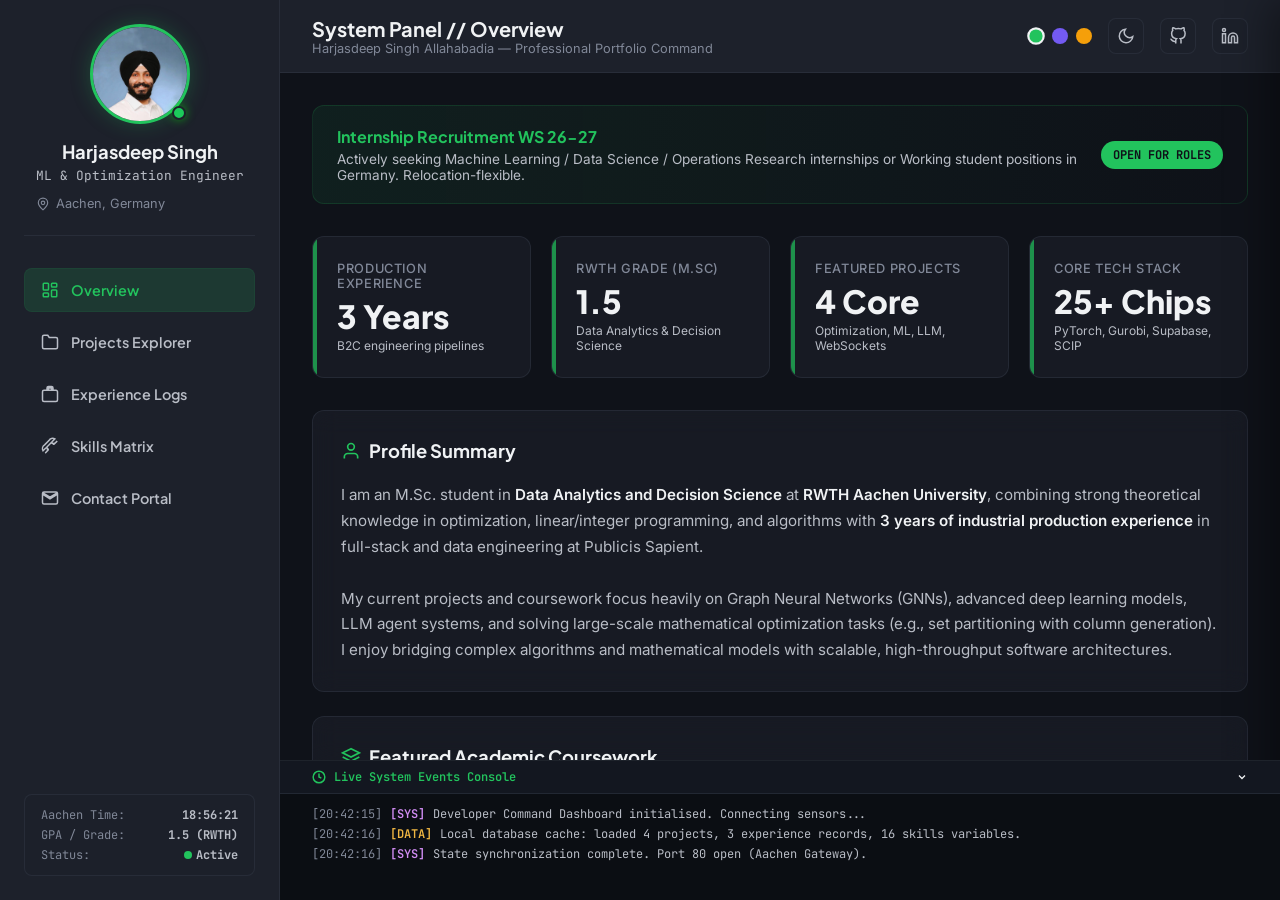
<file: index.html>
<!DOCTYPE html>
<html lang="en">
<head>
  <meta charset="UTF-8" />
  <meta name="viewport" content="width=device-width, initial-scale=1.0" />
  <title>Harjasdeep Singh — Developer Analytics Dashboard</title>
  <meta name="description" content="M.Sc. Data Analytics & Decision Science at RWTH Aachen. Machine learning, mathematical optimization, and LLM agent systems, backed by 3 years of production full-stack and data engineering." />
  <link rel="stylesheet" href="assets/style.css" />
  <script src="assets/projects.js" defer></script>
  <script src="assets/main.js" defer></script>
</head>
<body data-theme="dark" data-accent="emerald">

  <div class="app-container">
    
    <!-- SIDEBAR NAVIGATION -->
    <aside class="sidebar" id="sidebar">
      <button class="sidebar-close-btn" id="sidebar-close-btn" aria-label="Close Navigation Menu">
        <svg viewBox="0 0 24 24" fill="none" stroke="currentColor" stroke-width="2">
          <line x1="18" y1="6" x2="6" y2="18"></line>
          <line x1="6" y1="6" x2="18" y2="18"></line>
        </svg>
      </button>
      <div class="profile-card">
        <div class="profile-img-container">
          <img class="profile-img" src="assets/profile.jpg" alt="Harjasdeep Singh Allahabadia" />
          <div class="profile-status-dot" title="Active in Aachen"></div>
        </div>
        <div class="profile-info-text">
          <h2 class="profile-name">Harjasdeep Singh</h2>
          <p class="profile-title">ML &amp; Optimization Engineer</p>
          <div class="profile-location">
            <svg viewBox="0 0 24 24" width="14" height="14" fill="none" stroke="currentColor" stroke-width="2">
              <path d="M12 2a8 8 0 00-8 8c0 5.25 8 12 8 12s8-6.75 8-12a8 8 0 00-8-8z"/>
              <circle cx="12" cy="10" r="3"/>
            </svg>
            <span>Aachen, Germany</span>
          </div>
        </div>
      </div>

      <nav class="sidebar-nav" aria-label="Main Navigation">
        <button class="nav-btn active" data-tab="overview">
          <svg viewBox="0 0 24 24">
            <rect x="3" y="3" width="7" height="9" rx="1"/>
            <rect x="14" y="3" width="7" height="5" rx="1"/>
            <rect x="14" y="12" width="7" height="9" rx="1"/>
            <rect x="3" y="16" width="7" height="5" rx="1"/>
          </svg>
          <span>Overview</span>
        </button>
        <button class="nav-btn" data-tab="projects">
          <svg viewBox="0 0 24 24">
            <path d="M22 19a2 2 0 01-2 2H4a2 2 0 01-2-2V5a2 2 0 012-2h5l2 3h9a2 2 0 012 2z"/>
          </svg>
          <span>Projects Explorer</span>
        </button>
        <button class="nav-btn" data-tab="experience">
          <svg viewBox="0 0 24 24">
            <path d="M20 7h-4V4c0-1.1-.9-2-2-2h-4c-1.1 0-2 .9-2 2v3H4c-1.1 0-2 .9-2 2v11c0 1.1.9 2 2 2h16c1.1 0 2-.9 2-2V9c0-1.1-.9-2-2-2zM10 4h4v3h-4V4z"/>
          </svg>
          <span>Experience Logs</span>
        </button>
        <button class="nav-btn" data-tab="skills">
          <svg viewBox="0 0 24 24">
            <path d="M14.7 6.3a1 1 0 000 1.4l1.6 1.6a1 1 0 001.4 0l3.77-3.77a6 6 0 01-7.94 2.17l-5.7 5.7a6 6 0 01-2.17 7.94l3.77-3.77a1 1 0 000-1.4l-1.6-1.6a1 1 0 00-1.4 0l-3.77 3.77a6 6 0 012.17-7.94l5.7-5.7a6 6 0 017.94-2.17l-3.77 3.77z"/>
          </svg>
          <span>Skills Matrix</span>
        </button>
        <button class="nav-btn" data-tab="contact">
          <svg viewBox="0 0 24 24">
            <path d="M20 4H4c-1.1 0-1.99.9-1.99 2L2 18c0 1.1.9 2 2 2h16c1.1 0 2-.9 2-2V6c0-1.1-.9-2-2-2zm0 4l-8 5-8-5V6l8 5 8-5v2z"/>
          </svg>
          <span>Contact Portal</span>
        </button>
      </nav>

      <div class="sidebar-system-widget">
        <div class="sys-widget-row">
          <span>Aachen Time:</span>
          <strong id="sidebar-time">--:--:--</strong>
        </div>
        <div class="sys-widget-row">
          <span>GPA / Grade:</span>
          <strong>1.5 (RWTH)</strong>
        </div>
        <div class="sys-widget-row" style="align-items: center;">
          <span>Status:</span>
          <span style="display: flex; align-items: center;"><span class="sys-heartbeat"></span><strong>Active</strong></span>
        </div>
      </div>
    </aside>

    <!-- SIDEBAR BACKDROP OVERLAY FOR MOBILE -->
    <div class="sidebar-backdrop" id="sidebar-backdrop"></div>

    <!-- MAIN WORKSPACE CONTENT -->
    <main class="main-content">
      
      <!-- Top header strip -->
      <header class="app-header">
        <div style="display: flex; align-items: center; gap: 12px; min-width: 0;">
          <button class="icon-btn mobile-menu-toggle-btn" id="mobile-menu-toggle" aria-label="Toggle Mobile Menu" aria-controls="sidebar" aria-expanded="false">
            <svg viewBox="0 0 24 24" fill="none" stroke="currentColor" stroke-width="2">
              <line x1="3" y1="12" x2="21" y2="12"></line>
              <line x1="3" y1="6" x2="21" y2="6"></line>
              <line x1="3" y1="18" x2="21" y2="18"></line>
            </svg>
          </button>
          
          <!-- Desktop Header Welcome -->
          <div class="header-welcome">
            <h1 id="header-panel-title">System Panel // Overview</h1>
            <p>Harjasdeep Singh Allahabadia — Professional Portfolio Command</p>
          </div>

          <!-- Mobile Header Profile (Visible by default on mobile) -->
          <div class="header-profile">
            <div class="header-profile-img-container">
              <img class="header-profile-img" src="assets/profile.jpg" alt="Harjasdeep Singh Allahabadia" />
              <div class="profile-status-dot" title="Active in Aachen"></div>
            </div>
            <div class="header-profile-text">
              <h2 class="header-profile-name">Harjasdeep Singh</h2>
              <div class="header-profile-location">
                <svg viewBox="0 0 24 24" width="12" height="12" fill="none" stroke="currentColor" stroke-width="2">
                  <path d="M12 2a8 8 0 00-8 8c0 5.25 8 12 8 12s8-6.75 8-12a8 8 0 00-8-8z"/>
                  <circle cx="12" cy="10" r="3"/>
                </svg>
                <span>Aachen, Germany</span>
              </div>
            </div>
          </div>
        </div>
        
        <div style="display: flex; align-items: center; gap: 12px; position: relative;">
          <!-- Controls Toggle Button (Visible on mobile only) -->
          <button class="icon-btn mobile-controls-toggle-btn" id="mobile-controls-toggle" aria-label="Toggle Configuration Panel" aria-expanded="false">
            <svg viewBox="0 0 24 24" fill="none" stroke="currentColor" stroke-width="2">
              <circle cx="12" cy="12" r="3"></circle>
              <path d="M19.4 15a1.65 1.65 0 0 0 .33 1.82l.06.06a2 2 0 1 1-2.83 2.83l-.06-.06a1.65 1.65 0 0 0-1.82-.33 1.65 1.65 0 0 0-1 1.51V21a2 2 0 0 1-4 0v-.09A1.65 1.65 0 0 0 9 19.4a1.65 1.65 0 0 0-1.82.33l-.06.06a2 2 0 1 1-2.83-2.83l.06-.06a1.65 1.65 0 0 0 .33-1.82 1.65 1.65 0 0 0-1.51-1H3a2 2 0 0 1 0-4h.09A1.65 1.65 0 0 0 4.6 9a1.65 1.65 0 0 0-.33-1.82l-.06-.06a2 2 0 1 1 2.83-2.83l.06.06a1.65 1.65 0 0 0 1.82.33H9a1.65 1.65 0 0 0 1-1.51V3a2 2 0 0 1 4 0v.09a1.65 1.65 0 0 0 1 1.51 1.65 1.65 0 0 0 1.82-.33l.06-.06a2 2 0 1 1 2.83 2.83l-.06.06a1.65 1.65 0 0 0-.33 1.82V9a1.65 1.65 0 0 0 1.51 1H21a2 2 0 0 1 0 4h-.09a1.65 1.65 0 0 0-1.51 1z"></path>
            </svg>
          </button>

          <div class="header-controls" id="header-controls">
            <div class="accent-selector" title="Switch Accent Preset">
              <button class="accent-dot emerald active" data-accent="emerald" aria-label="Emerald Accent"></button>
              <button class="accent-dot indigo" data-accent="indigo" aria-label="Indigo Accent"></button>
              <button class="accent-dot amber" data-accent="amber" aria-label="Amber Accent"></button>
            </div>
            
            <button class="icon-btn" id="theme-toggle-btn" title="Toggle Light/Dark Theme" aria-label="Toggle Theme">
              <!-- Moon Icon -->
              <svg id="theme-icon-moon" viewBox="0 0 24 24">
                <path d="M21 12.79A9 9 0 1111.21 3 7 7 0 0021 12.79z"/>
              </svg>
              <!-- Sun Icon (hidden by default) -->
              <svg id="theme-icon-sun" viewBox="0 0 24 24" style="display: none;">
                <circle cx="12" cy="12" r="5"/>
                <path d="M12 1v2M12 21v2M4.22 4.22l1.42 1.42M18.36 18.36l1.42 1.42M1 12h2M21 12h2M4.22 18.36l1.42-1.42M18.36 5.64l1.42-1.42"/>
              </svg>
            </button>
            
            <a class="icon-btn" href="https://github.com/HARDY1499" target="_blank" rel="noopener" aria-label="GitHub Profile" title="Open GitHub">
              <svg viewBox="0 0 24 24" fill="none" stroke="currentColor">
                <path d="M9 19c-5 1.5-5-2.5-7-3m14 6v-3.87a3.37 3.37 0 00-.94-2.61c3.14-.35 6.44-1.54 6.44-7A5.44 5.44 0 0020 4.77 5.07 5.07 0 0019.91 1S18.73.65 16 2.48a13.38 13.38 0 00-7 0C6.27.65 5.09 1 5.09 1A5.07 5.07 0 005 4.77a5.44 5.44 0 00-1.5 3.78c0 5.42 3.3 6.61 6.44 7A3.37 3.37 0 009 18.13V22"/>
              </svg>
            </a>
            
            <a class="icon-btn" href="https://linkedin.com/in/harjasdeep14" target="_blank" rel="noopener" aria-label="LinkedIn Profile" title="Open LinkedIn">
              <svg viewBox="0 0 24 24" fill="none" stroke="currentColor">
                <path d="M16 8a6 6 0 016 6v7h-4v-7a2 2 0 00-2-2 2 2 0 00-2 2v7h-4v-7a6 6 0 016-6zM2 9h4v12H2z"/>
                <circle cx="4" cy="4" r="2"/>
              </svg>
            </a>
          </div>
        </div>
      </header>

      <!-- Panel Viewport -->
      <div class="panel-viewport">
        
        <!-- TAB 1: OVERVIEW -->
        <section class="panel-view active" id="panel-overview">
          <div class="objective-alert">
            <div class="alert-content">
              <h3>Internship Recruitment WS 26-27</h3>
              <p>Actively seeking Machine Learning / Data Science / Operations Research internships or Working student positions in Germany. Relocation-flexible.</p>
            </div>
            <span class="alert-badge">Open for Roles</span>
          </div>

          <div class="analytics-grid">
            <div class="stat-card">
              <div class="stat-label">Production Experience</div>
              <div class="stat-value">3 Years</div>
              <div class="stat-desc">B2C engineering pipelines</div>
            </div>
            <div class="stat-card">
              <div class="stat-label">RWTH Grade (M.Sc)</div>
              <div class="stat-value">1.5</div>
              <div class="stat-desc">Data Analytics &amp; Decision Science</div>
            </div>
            <div class="stat-card">
              <div class="stat-label">Featured Projects</div>
              <div class="stat-value">4 Core</div>
              <div class="stat-desc">Optimization, ML, LLM, WebSockets</div>
            </div>
            <div class="stat-card">
              <div class="stat-label">Core Tech Stack</div>
              <div class="stat-value">25+ Chips</div>
              <div class="stat-desc">PyTorch, Gurobi, Supabase, SCIP</div>
            </div>
          </div>

          <div class="dashboard-card">
            <div class="dashboard-card-title">
              <svg viewBox="0 0 24 24"><path d="M20 21v-2a4 4 0 00-4-4H8a4 4 0 00-4 4v2"/><circle cx="12" cy="7" r="4"/></svg>
              <span>Profile Summary</span>
            </div>
            <div class="bio-text">
              <p>I am an M.Sc. student in <strong>Data Analytics and Decision Science</strong> at <strong>RWTH Aachen University</strong>, combining strong theoretical knowledge in optimization, linear/integer programming, and algorithms with <strong>3 years of industrial production experience</strong> in full-stack and data engineering at Publicis Sapient.</p>
              <br>
              <p>My current projects and coursework focus heavily on Graph Neural Networks (GNNs), advanced deep learning models, LLM agent systems, and solving large-scale mathematical optimization tasks (e.g., set partitioning with column generation). I enjoy bridging complex algorithms and mathematical models with scalable, high-throughput software architectures.</p>
            </div>
          </div>

          <div class="dashboard-card">
            <div class="dashboard-card-title">
              <svg viewBox="0 0 24 24"><path d="M12 2L2 7l10 5 10-5-10-5zM2 17l10 5 10-5M2 12l10 5 10-5"/></svg>
              <span>Featured Academic Coursework</span>
            </div>
            <div class="bio-text">
              <ul style="margin-left: 20px; display: grid; grid-template-columns: repeat(auto-fit, minmax(280px, 1fr)); gap: 10px;">
                <li><strong>Machine Learning</strong> (Grade: 1.3 - PyTorch deep learning structures)</li>
                <li><strong>Optimization Models</strong> (Integer &amp; Linear programming models)</li>
                <li><strong>Predictive Modeling</strong> (Utility function, choice theory and models)</li>
                <li><strong>Discrete Choice Modeling</strong> (Pricing strategies for Revenue Maximization, Revenue-ordered assortment, Reformulating hard nonlinear optimization into solvable MILP)</li>
                <li><strong>Algorithms and Data Structures</strong> (Optimization Algorithms, Complexity, graph searches)</li>
                <li><strong>Financial Analytics</strong> (Quantitative models, portfolio weights)</li>
              </ul>
            </div>
          </div>
        </section>

        <!-- TAB 2: PROJECTS -->
        <section class="panel-view" id="panel-projects">
          <div class="search-filter-bar">
            <div class="search-input-wrapper">
              <svg class="search-icon" viewBox="0 0 24 24">
                <circle cx="11" cy="11" r="8"/><path d="M21 21l-4.35-4.35"/>
              </svg>
              <input class="search-input" id="project-search-input" type="text" placeholder="Search by project name or tech stack..." aria-label="Search Projects" />
            </div>
            <div class="filter-chips" id="tech-filter-chips" aria-label="Filter by Tech Category">
              <button class="filter-chip active" data-filter="all">All Tech</button>
              <button class="filter-chip" data-filter="Python">Python</button>
              <button class="filter-chip" data-filter="PyTorch">PyTorch / GNN</button>
              <button class="filter-chip" data-filter="Optimization">Optimization / MIP</button>
              <button class="filter-chip" data-filter="Web">WebSockets / Supabase</button>
            </div>
          </div>

          <div class="project-card-grid" id="project-dashboard-grid">
            <!-- Rendered dynamically from projects.js -->
          </div>

          <!-- Conway's Game of Life — ambient placeholder, real cellular automaton -->
          <div class="chart-widget">
            <div class="dashboard-card">
              <div class="dashboard-card-title">
                <svg viewBox="0 0 24 24" fill="none" stroke="currentColor" stroke-width="2"><rect x="3" y="3" width="7" height="7" rx="1"/><rect x="14" y="3" width="7" height="7" rx="1"/><rect x="14" y="14" width="7" height="7" rx="1"/><rect x="3" y="14" width="7" height="7" rx="1"/></svg>
                <span>Conway's Game of Life</span>
              </div>
              <p style="font-size: 0.85rem; color: var(--text-secondary); margin-bottom: 16px;">
                Four local rules, no player. Each cell lives or dies from its neighbour count, and complex patterns emerge on their own. Click the grid to spawn cells; it reseeds when life stabilises.
              </p>
              <div class="life-stage">
                <canvas id="game-of-life" aria-label="Conway's Game of Life simulation"></canvas>
                <div class="life-readout"><span id="life-gen">gen 0</span><span id="life-pop">pop 0</span></div>
              </div>
            </div>
          </div>
        </section>

        <!-- TAB 3: EXPERIENCE -->
        <section class="panel-view" id="panel-experience">
          <div class="dashboard-card">
            <div class="dashboard-card-title">
              <svg viewBox="0 0 24 24"><path d="M12 22c5.523 0 10-4.477 10-10S17.523 2 12 2 2 6.477 2 12s4.477 10 10 10z"/><path d="M12 6v6l4 2"/></svg>
              <span>Professional &amp; Academic Timeline</span>
            </div>
            
            <div class="timeline-container">
              
              <div class="timeline-item">
                <div class="timeline-dot"></div>
                <div class="timeline-header">
                  <span class="timeline-company">RWTH Aachen University</span>
                  <span class="timeline-date">2025 – expected Sep 2027</span>
                </div>
                <div class="timeline-role">M.Sc. Data Analytics and Decision Science · Current GPA: 1.5</div>
                <div class="timeline-content">
                  <ul>
                    <li>Specialized study of neural network structures, combinatorial optimization algorithms, integer programming techniques, set partitioning, and operations research.</li>
                    <li>Conducting practical optimization engineering and GNN modelling across large scale transport and logistics grids.</li>
                  </ul>
                </div>
              </div>

              <div class="timeline-item">
                <div class="timeline-dot"></div>
                <div class="timeline-header">
                  <span class="timeline-company">Publicis Sapient</span>
                  <span class="timeline-date">Mar 2022 – Jul 2024</span>
                </div>
                <div class="timeline-role">Associate Technology L1 · Gurugram, India</div>
                <div class="timeline-content">
                  <ul>
                    <li>Engineered and scaled behavioral analytics capturing systems across 4 cosmetic brand web stores (Shiseido, NARS, Clé de Peau Beauté, Drunk Elephant), feeding streaming event pipelines for downstream modeling.</li>
                    <li>Designed real-time automated inventory ETL sync nodes on brand systems yielding over $9B in global annual revenue, optimizing inventory update speeds.</li>
                    <li>Integrated Extole marketing referral structures securely using transactional APIs.</li>
                  </ul>
                </div>
              </div>

              <div class="timeline-item">
                <div class="timeline-dot"></div>
                <div class="timeline-header">
                  <span class="timeline-company">Publicis Sapient</span>
                  <span class="timeline-date">Sep 2021 – Mar 2022</span>
                </div>
                <div class="timeline-role">Junior Associate Technology · Gurugram, India</div>
                <div class="timeline-content">
                  <ul>
                    <li>Created modular commerce backend microservices handling high concurrent loads while ensuring transaction durability.</li>
                    <li>Wrote location-aware route calculation algorithms to recommend shipping routes, filtering nodes to rank optimal delivery routes.</li>
                  </ul>
                </div>
              </div>
              
            </div>
          </div>
        </section>

        <!-- TAB 4: SKILLS -->
        <section class="panel-view" id="panel-skills">
          <div class="skills-matrix-grid">
            
            <div class="skill-matrix-card">
              <div class="skill-matrix-title">
                <svg viewBox="0 0 24 24"><circle cx="12" cy="12" r="10"/><path d="M12 16v-4M12 8h.01"/></svg>
                <span>Machine Learning &amp; AI</span>
              </div>
              <div class="skill-item">
                <div class="skill-info"><span class="skill-name">PyTorch &amp; Deep Learning</span><span class="skill-level">Advanced</span></div>
                <div class="skill-progress-bg"><div class="skill-progress-bar" style="width: 88%;"></div></div>
              </div>
              <div class="skill-item">
                <div class="skill-info"><span class="skill-name">Graph Neural Networks (PyG)</span><span class="skill-level">Proficient</span></div>
                <div class="skill-progress-bg"><div class="skill-progress-bar" style="width: 80%;"></div></div>
              </div>
              <div class="skill-item">
                <div class="skill-info"><span class="skill-name">LLM Agents (LangGraph, RAG)</span><span class="skill-level">Proficient</span></div>
                <div class="skill-progress-bg"><div class="skill-progress-bar" style="width: 78%;"></div></div>
              </div>
              <div class="skill-item">
                <div class="skill-info"><span class="skill-name">scikit-learn &amp; Data Prep</span><span class="skill-level">Advanced</span></div>
                <div class="skill-progress-bg"><div class="skill-progress-bar" style="width: 90%;"></div></div>
              </div>
            </div>

            <div class="skill-matrix-card">
              <div class="skill-matrix-title">
                <svg viewBox="0 0 24 24"><path d="M4 15s1-1 4-1 5 2 8 2 4-1 4-1V3s-1 1-4 1-5-2-8-2-4 1-4 1zM4 22v-7"/></svg>
                <span>Optimization &amp; OR</span>
              </div>
              <div class="skill-item">
                <div class="skill-info"><span class="skill-name">MIP / LP Formulation</span><span class="skill-level">Advanced</span></div>
                <div class="skill-progress-bg"><div class="skill-progress-bar" style="width: 85%;"></div></div>
              </div>
              <div class="skill-item">
                <div class="skill-info"><span class="skill-name">Column Gen &amp; Branch-and-Price</span><span class="skill-level">Proficient</span></div>
                <div class="skill-progress-bg"><div class="skill-progress-bar" style="width: 75%;"></div></div>
              </div>
              <div class="skill-item">
                <div class="skill-info"><span class="skill-name">Solvers (Gurobi, SCIP / PySCIPopt)</span><span class="skill-level">Proficient</span></div>
                <div class="skill-progress-bg"><div class="skill-progress-bar" style="width: 80%;"></div></div>
              </div>
              <div class="skill-item">
                <div class="skill-info"><span class="skill-name">Network Science (NetworkX, Graphs)</span><span class="skill-level">Advanced</span></div>
                <div class="skill-progress-bg"><div class="skill-progress-bar" style="width: 85%;"></div></div>
              </div>
            </div>

            <div class="skill-matrix-card">
              <div class="skill-matrix-title">
                <svg viewBox="0 0 24 24"><path d="M16 18l6-6-6-6M8 6l-6 6 6 6"/></svg>
                <span>Programming Languages</span>
              </div>
              <div class="skill-item">
                <div class="skill-info"><span class="skill-name">Python (pandas, NumPy, SciPy)</span><span class="skill-level">Expert</span></div>
                <div class="skill-progress-bg"><div class="skill-progress-bar" style="width: 95%;"></div></div>
              </div>
              <div class="skill-item">
                <div class="skill-info"><span class="skill-name">SQL (PostgreSQL, BigQuery)</span><span class="skill-level">Advanced</span></div>
                <div class="skill-progress-bg"><div class="skill-progress-bar" style="width: 88%;"></div></div>
              </div>
              <div class="skill-item">
                <div class="skill-info"><span class="skill-name">C++ &amp; Algorithms</span><span class="skill-level">Proficient</span></div>
                <div class="skill-progress-bg"><div class="skill-progress-bar" style="width: 75%;"></div></div>
              </div>
              <div class="skill-item">
                <div class="skill-info"><span class="skill-name">Java &amp; OOP</span><span class="skill-level">Proficient</span></div>
                <div class="skill-progress-bg"><div class="skill-progress-bar" style="width: 80%;"></div></div>
              </div>
            </div>

            <div class="skill-matrix-card">
              <div class="skill-matrix-title">
                <svg viewBox="0 0 24 24"><path d="M2 17l10 5 10-5M2 12l10 5 10-5M12 2L2 7l10 5 10-5-10-5z"/></svg>
                <span>Data &amp; Cloud Systems</span>
              </div>
              <div class="skill-item">
                <div class="skill-info"><span class="skill-name">ETL &amp; Data Pipeline Design</span><span class="skill-level">Advanced</span></div>
                <div class="skill-progress-bg"><div class="skill-progress-bar" style="width: 86%;"></div></div>
              </div>
              <div class="skill-item">
                <div class="skill-info"><span class="skill-name">Docker Containers &amp; Linux</span><span class="skill-level">Proficient</span></div>
                <div class="skill-progress-bg"><div class="skill-progress-bar" style="width: 80%;"></div></div>
              </div>
              <div class="skill-item">
                <div class="skill-info"><span class="skill-name">FastAPI &amp; REST APIs</span><span class="skill-level">Advanced</span></div>
                <div class="skill-progress-bg"><div class="skill-progress-bar" style="width: 85%;"></div></div>
              </div>
              <div class="skill-item">
                <div class="skill-info"><span class="skill-name">Supabase &amp; Vector Databases</span><span class="skill-level">Proficient</span></div>
                <div class="skill-progress-bg"><div class="skill-progress-bar" style="width: 78%;"></div></div>
              </div>
            </div>
            
          </div>
        </section>

        <!-- TAB 5: CONTACT PORTAL -->
        <section class="panel-view" id="panel-contact">
          <div class="contact-layout">
            
            <div class="dashboard-card">
              <div class="dashboard-card-title">
                <svg viewBox="0 0 24 24"><path d="M22 2L11 13M22 2l-7 20-4-9-9-4z"/></svg>
                <span>Send a Message</span>
              </div>
              
              <form class="contact-form" id="portfolio-contact-form" onsubmit="event.preventDefault(); handleFormSubmit();">
                <input type="hidden" name="access_key" value="2eba3cf9-e4b1-4d2c-817a-4e078c9a8757" id="web3forms-access-key" />
                <div class="form-group">
                  <label for="contact-name">Name</label>
                  <input class="form-input" id="contact-name" type="text" required placeholder="Your name or company" />
                </div>
                <div class="form-group">
                  <label for="contact-email">Email</label>
                  <input class="form-input" id="contact-email" type="email" required placeholder="your.name@company.com" />
                </div>
                <div class="form-group">
                  <label for="contact-message">Message</label>
                  <textarea class="form-textarea" id="contact-message" required placeholder="Detail your project opportunity or query here..."></textarea>
                </div>
                <button class="btn-submit" type="submit">
                  <span>Transmit Query</span>
                  <svg viewBox="0 0 24 24">
                    <line x1="22" y1="2" x2="11" y2="13"/><polyline points="22 2 15 22 11 13 2 9 22 2"/>
                  </svg>
                </button>
              </form>
            </div>

            <div class="terminal-widget">
              <div class="terminal-header">
                <div class="terminal-dots">
                  <span class="terminal-dot-node red"></span>
                  <span class="terminal-dot-node yellow"></span>
                  <span class="terminal-dot-node green"></span>
                </div>
                <div class="terminal-title">interactive-console // bash</div>
              </div>
              
              <div class="terminal-body" id="interactive-terminal-body">
                <div class="terminal-line system">=== PORTFOLIO DYNAMIC SHELL v1.2 ===</div>
                <div class="terminal-line">Welcome! Type <span class="success">/help</span> to list available interactive commands.</div>
              </div>
              
              <div class="terminal-input-row">
                <span class="terminal-prompt">harjasdeep$</span>
                <input class="terminal-input" id="interactive-terminal-input" type="text" placeholder="Type a command..." aria-label="Terminal Command Input" autocomplete="off" />
              </div>
            </div>

          </div>
        </section>

      </div>

      <!-- SYSTEM CONSOLE EVENT LOG DRAWER -->
      <footer class="console-drawer" id="console-drawer">
        <div class="console-title-bar" id="console-drawer-titlebar" aria-expanded="true" aria-controls="console-log-viewport">
          <div class="console-title-left">
            <svg viewBox="0 0 24 24" width="14" height="14" fill="none" stroke="currentColor" stroke-width="2.5">
              <path d="M12 22c5.523 0 10-4.477 10-10S17.523 2 12 2 2 6.477 2 12s4.477 10 10 10z"/><polyline points="12 6 12 12 16 14"/>
            </svg>
            <span>Live System Events Console</span>
          </div>
          
          <svg class="console-chevron" viewBox="0 0 24 24" width="14" height="14">
            <polyline points="6 9 12 15 18 9"/>
          </svg>
        </div>
        
        <div class="console-log-viewport" id="console-log-viewport">
          <div class="log-entry">
            <span class="log-timestamp">[20:42:15]</span>
            <span class="log-tag sys">[SYS]</span>
            <span class="log-message">Developer Command Dashboard initialised. Connecting sensors...</span>
          </div>
          <div class="log-entry">
            <span class="log-timestamp">[20:42:16]</span>
            <span class="log-tag data">[DATA]</span>
            <span class="log-message">Local database cache: loaded 4 projects, 3 experience records, 16 skills variables.</span>
          </div>
          <div class="log-entry">
            <span class="log-timestamp">[20:42:16]</span>
            <span class="log-tag sys">[SYS]</span>
            <span class="log-message">State synchronization complete. Port 80 open (Aachen Gateway).</span>
          </div>
        </div>
      </footer>

      <!-- MOBILE BOTTOM NAVIGATION -->
      <nav class="bottom-nav" aria-label="Mobile Bottom Navigation">
        <button class="nav-btn bottom-nav-btn active" data-tab="overview">
          <svg viewBox="0 0 24 24">
            <rect x="3" y="3" width="7" height="9" rx="1"/>
            <rect x="14" y="3" width="7" height="5" rx="1"/>
            <rect x="14" y="12" width="7" height="9" rx="1"/>
            <rect x="3" y="16" width="7" height="5" rx="1"/>
          </svg>
          <span>Overview</span>
        </button>
        <button class="nav-btn bottom-nav-btn" data-tab="projects">
          <svg viewBox="0 0 24 24">
            <path d="M22 19a2 2 0 01-2 2H4a2 2 0 01-2-2V5a2 2 0 012-2h5l2 3h9a2 2 0 012 2z"/>
          </svg>
          <span>Projects</span>
        </button>
        <button class="nav-btn bottom-nav-btn" data-tab="experience">
          <svg viewBox="0 0 24 24">
            <path d="M20 7h-4V4c0-1.1-.9-2-2-2h-4c-1.1 0-2 .9-2 2v3H4c-1.1 0-2 .9-2 2v11c0 1.1.9 2 2 2h16c1.1 0 2-.9 2-2V9c0-1.1-.9-2-2-2zM10 4h4v3h-4V4z"/>
          </svg>
          <span>Experience</span>
        </button>
        <button class="nav-btn bottom-nav-btn" data-tab="skills">
          <svg viewBox="0 0 24 24">
            <path d="M14.7 6.3a1 1 0 000 1.4l1.6 1.6a1 1 0 001.4 0l3.77-3.77a6 6 0 01-7.94 2.17l-5.7 5.7a6 6 0 01-2.17 7.94l3.77-3.77a1 1 0 000-1.4l-1.6-1.6a1 1 0 00-1.4 0l-3.77 3.77a6 6 0 012.17-7.94l5.7-5.7a6 6 0 017.94-2.17l-3.77 3.77z"/>
          </svg>
          <span>Skills</span>
        </button>
        <button class="nav-btn bottom-nav-btn" data-tab="contact">
          <svg viewBox="0 0 24 24">
            <path d="M20 4H4c-1.1 0-1.99.9-1.99 2L2 18c0 1.1.9 2 2 2h16c1.1 0 2-.9 2-2V6c0-1.1-.9-2-2-2zm0 4l-8 5-8-5V6l8 5 8-5v2z"/>
          </svg>
          <span>Contact</span>
        </button>
      </nav>

    </main>

  </div>

  <!-- NATIVE DETAILED MODAL SLIDE-OVER FOR CASE STUDIES -->
  <dialog class="case-study-slideover" id="case-study-slideover" closedby="any" aria-labelledby="slideover-title">
    <div class="slideover-header">
      <h2 id="slideover-title" class="profile-name" style="margin-bottom: 0;">Case Study Explorer</h2>
      <button class="slideover-close-btn" commandfor="case-study-slideover" command="close" aria-label="Close Case Study Details">
        <span>Close Details</span>
        <svg viewBox="0 0 24 24">
          <line x1="18" y1="6" x2="6" y2="18"/><line x1="6" y1="6" x2="18" y2="18"/>
        </svg>
      </button>
    </div>
    
    <div class="slideover-body" id="case-study-body">
      <!-- AJAX injected case study content goes here -->
    </div>
  </dialog>

</body>
</html>
</file>
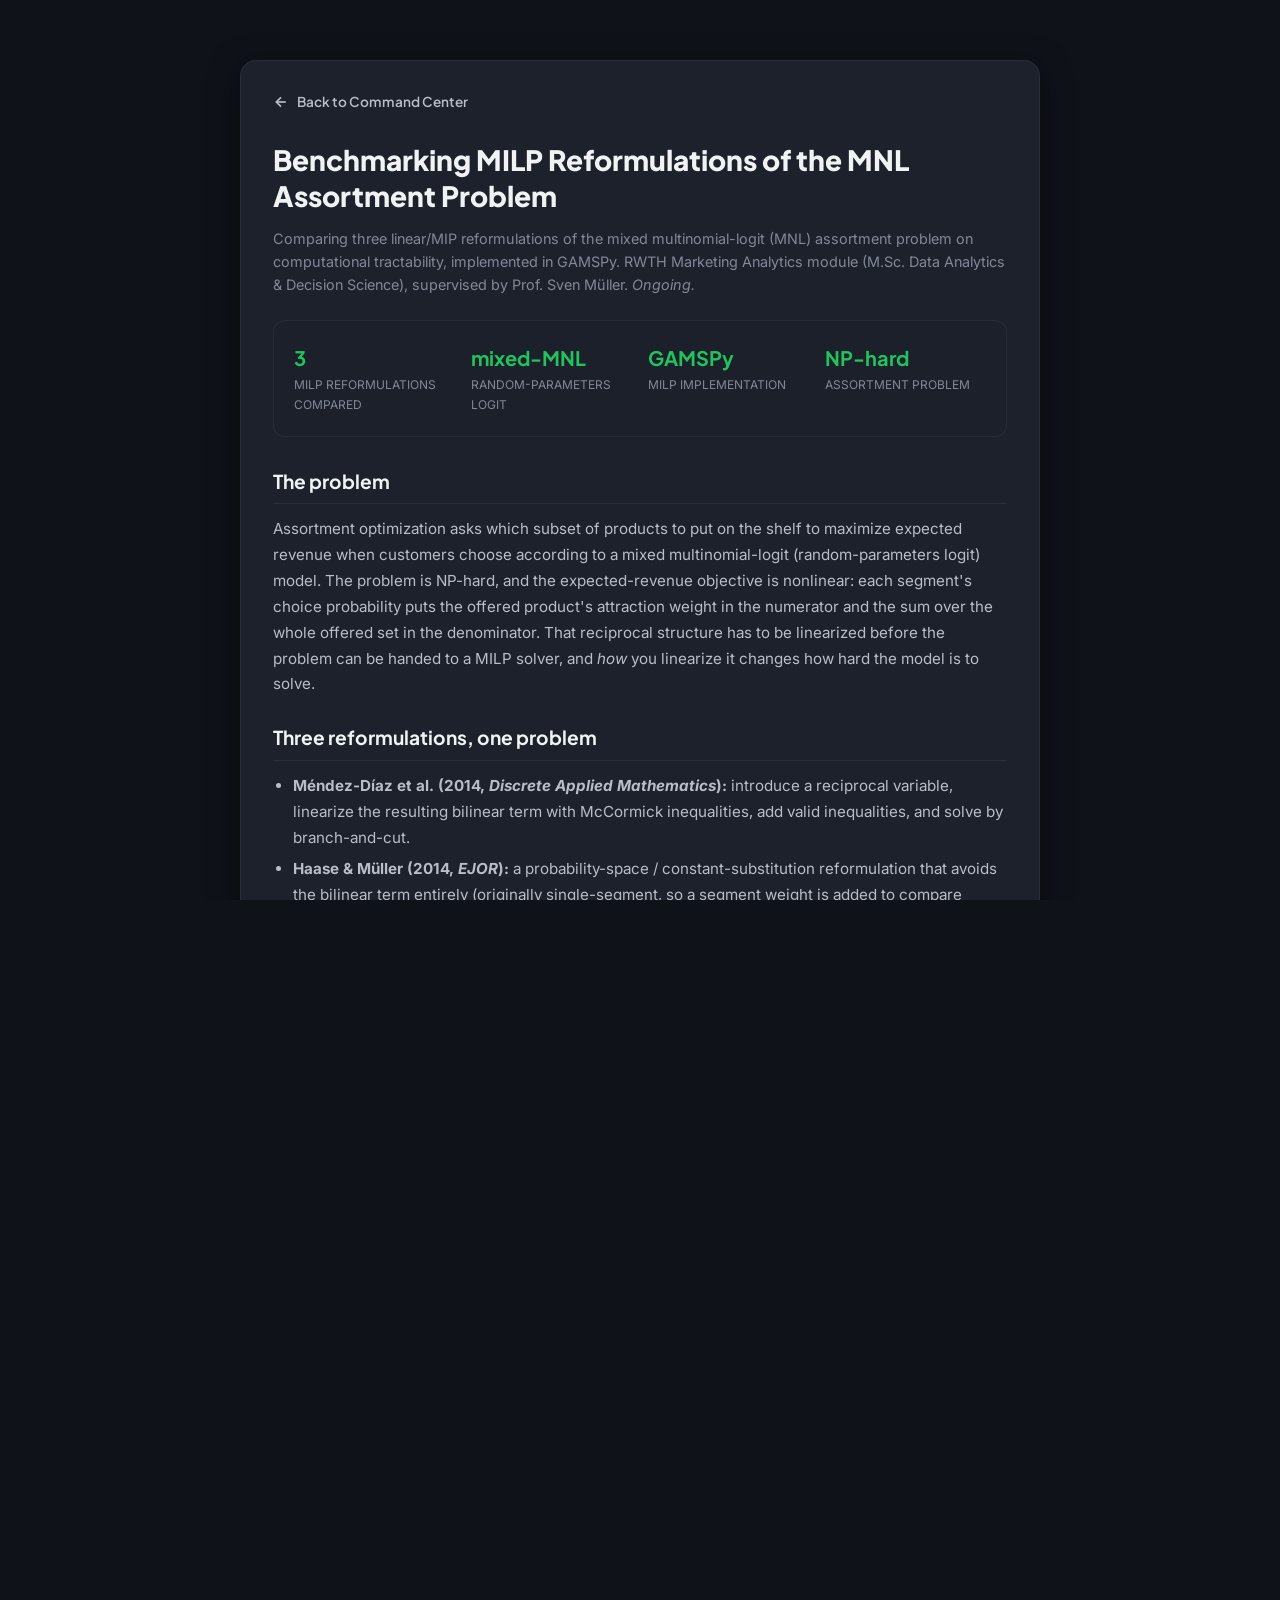
<file: projects/assortment-mnl.html>
<!DOCTYPE html>
<html lang="en">
<head>
  <meta charset="UTF-8" />
  <meta name="viewport" content="width=device-width, initial-scale=1.0" />
  <title>MNL Assortment Optimization — MILP Reformulation Benchmark — Harjasdeep Singh</title>
  <meta name="description" content="Benchmarking three MILP reformulations of the mixed-MNL assortment problem on computational tractability, in GAMSPy. RWTH Marketing Analytics module, supervised by Prof. Sven Müller." />
  <link rel="stylesheet" href="../assets/style.css" />
</head>
<body class="standalone-case-body" data-theme="dark" data-accent="emerald">

  <main class="standalone-case-container">
    <a class="standalone-back-btn" href="../index.html">
      <svg viewBox="0 0 24 24">
        <line x1="19" y1="12" x2="5" y2="12"/><polyline points="12 19 5 12 12 5"/>
      </svg>
      <span>Back to Command Center</span>
    </a>

    <div class="case-study-content">
      <h1>Benchmarking MILP Reformulations of the MNL Assortment Problem</h1>
      <p class="case-sub">
        Comparing three linear/MIP reformulations of the mixed multinomial-logit (MNL) assortment
        problem on computational tractability, implemented in GAMSPy. RWTH Marketing Analytics module
        (M.Sc. Data Analytics &amp; Decision Science), supervised by Prof. Sven Müller. <em>Ongoing.</em>
      </p>

      <div class="case-facts">
        <div class="fact">
          <b>3</b>
          <span>MILP reformulations compared</span>
        </div>
        <div class="fact">
          <b>mixed-MNL</b>
          <span>random-parameters logit</span>
        </div>
        <div class="fact">
          <b>GAMSPy</b>
          <span>MILP implementation</span>
        </div>
        <div class="fact">
          <b>NP-hard</b>
          <span>assortment problem</span>
        </div>
      </div>

      <h2>The problem</h2>
      <p>
        Assortment optimization asks which subset of products to put on the shelf to maximize expected
        revenue when customers choose according to a mixed multinomial-logit (random-parameters logit)
        model. The problem is NP-hard, and the expected-revenue objective is nonlinear: each segment's
        choice probability puts the offered product's attraction weight in the numerator and the sum
        over the whole offered set in the denominator. That reciprocal structure has to be linearized
        before the problem can be handed to a MILP solver, and <em>how</em> you linearize it changes how
        hard the model is to solve.
      </p>

      <h2>Three reformulations, one problem</h2>
      <ul>
        <li><strong>Méndez-Díaz et al. (2014, <em>Discrete Applied Mathematics</em>):</strong> introduce a reciprocal variable, linearize the resulting bilinear term with McCormick inequalities, add valid inequalities, and solve by branch-and-cut.</li>
        <li><strong>Haase &amp; Müller (2014, <em>EJOR</em>):</strong> a probability-space / constant-substitution reformulation that avoids the bilinear term entirely (originally single-segment, so a segment weight is added to compare fairly).</li>
        <li><strong>Şen, Atamtürk &amp; Kaminsky (2018, <em>Operations Research</em>):</strong> the same MILP backbone as Méndez-Díaz, plus a conic reformulation and tighter, capacity-aware (conditional McCormick) bounds.</li>
      </ul>

      <h2>What I've built so far</h2>
      <ul>
        <li><strong>Unified notation (done):</strong> rewrote all three formulations — each from a different source with its own symbols and assumptions — into one consistent notation, delivered as a compiled LaTeX report.</li>
        <li><strong>Linearization (done):</strong> derived the McCormick / big-M linearization of the bilinear reciprocal term that the Méndez-Díaz and Şen backbones share, and worked through how the valid inequalities and the conic / conditional-McCormick bounds tighten the LP relaxation.</li>
        <li><strong>In progress:</strong> reproducing MNL choice probabilities on a small worked example, generating artificial instances to Şen's numerical-study design, and implementing all three models in GAMSPy to produce a like-for-like tractability comparison (root gap, end gap, solve time, branch-and-bound nodes).</li>
      </ul>

      <div class="callout">
        <p>
          <strong>Why it matters:</strong> the three formulations describe the same optimal assortment,
          but a solver chews through them very differently — the whole point is to measure which is
          cheapest to solve and how that cost scales with the number of products. The same model family
          underpins recent work on when the simple revenue-ordered assortment heuristic is reliable, i.e.
          when a fast shortcut suffices versus when the exact MILP is worth its cost.
        </p>
      </div>

      <h2>Tech stack</h2>
      <p style="display: flex; flex-wrap: wrap; gap: 8px; margin-top: 12px;">
        <span class="project-tag-chip">Python</span>
        <span class="project-tag-chip">GAMSPy</span>
        <span class="project-tag-chip">MILP</span>
        <span class="project-tag-chip">McCormick Linearization</span>
        <span class="project-tag-chip">Operations Research</span>
        <span class="project-tag-chip">LaTeX</span>
      </p>

      <div class="case-nav">
        <a href="eurowings.html">← Prev: Eurowings Scheduling</a>
        <a href="berlin-stgnn.html">Next: Berlin Traffic ST-GNN →</a>
      </div>
    </div>
  </main>

</body>
</html>
</file>
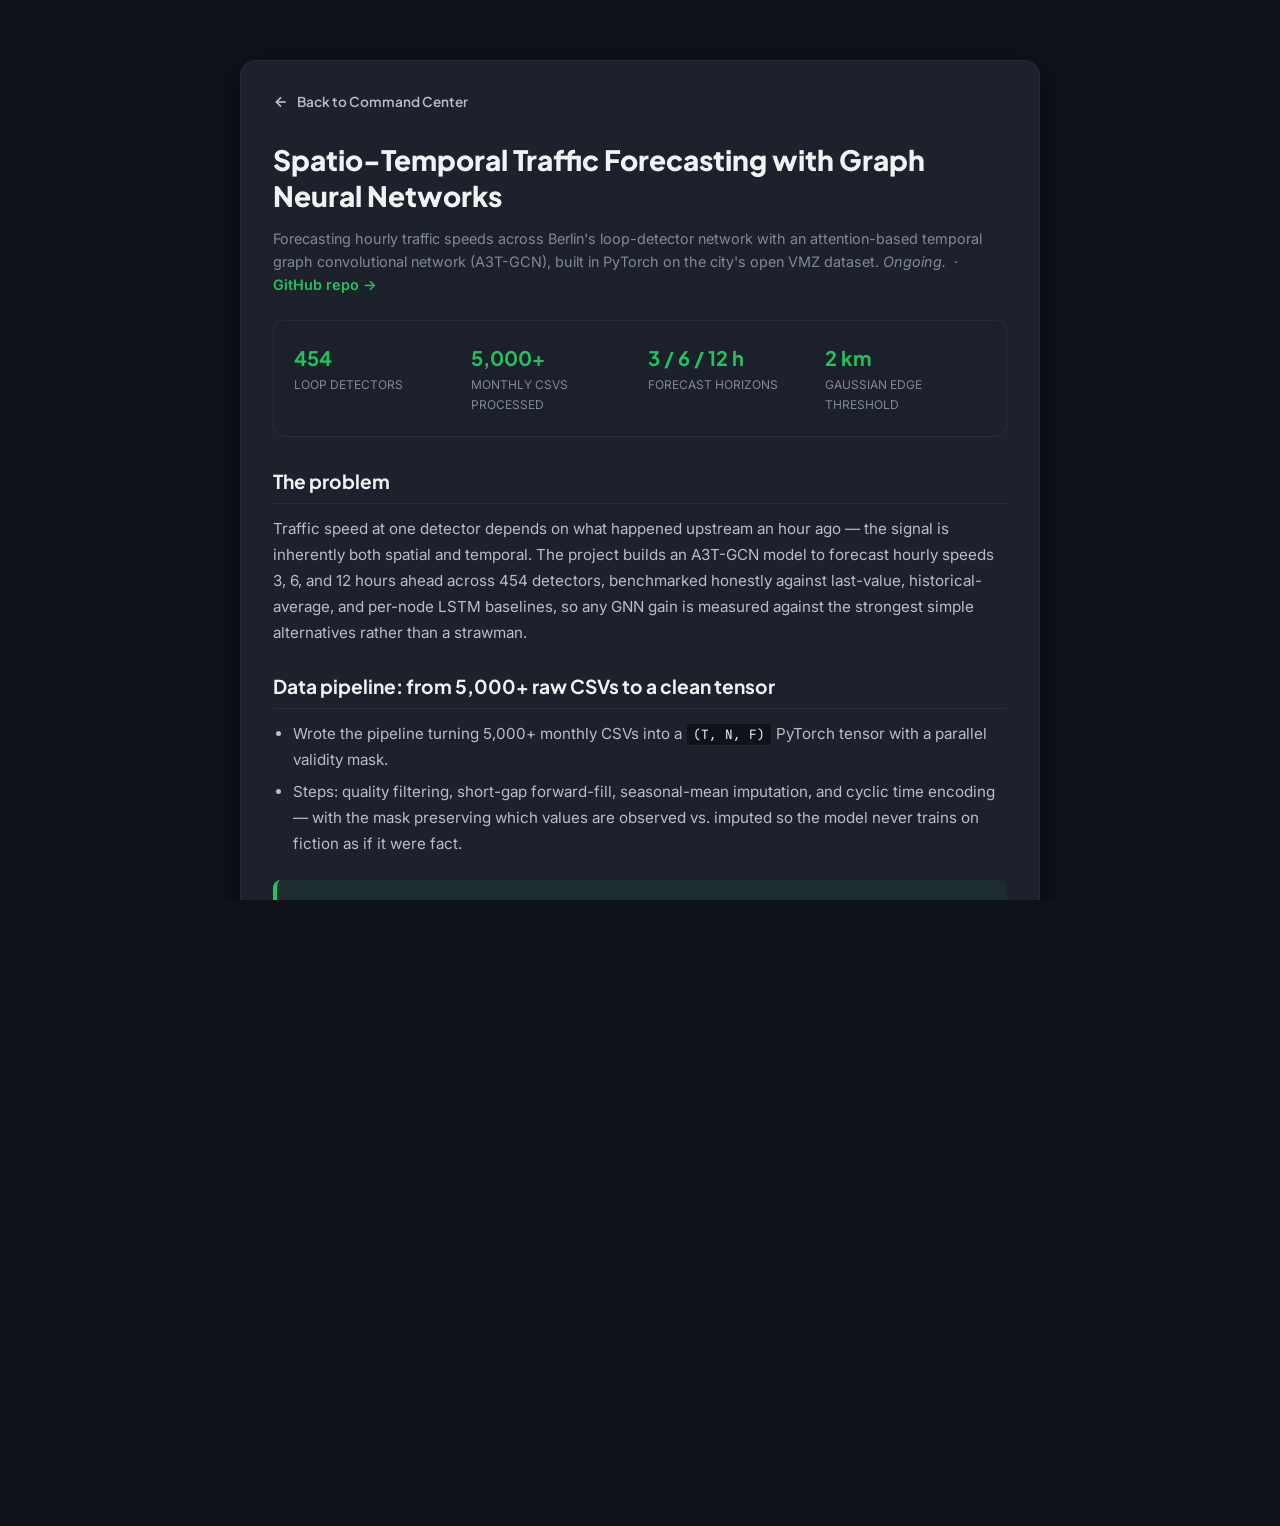
<file: projects/berlin-stgnn.html>
<!DOCTYPE html>
<html lang="en">
<head>
  <meta charset="UTF-8" />
  <meta name="viewport" content="width=device-width, initial-scale=1.0" />
  <title>Spatio-Temporal Traffic Forecasting (ST-GNN) — Harjasdeep Singh</title>
  <meta name="description" content="A3T-GCN model forecasting hourly traffic speeds across 454 loop detectors in Berlin's open VMZ dataset." />
  <link rel="stylesheet" href="../assets/style.css" />
</head>
<body class="standalone-case-body" data-theme="dark" data-accent="emerald">

  <main class="standalone-case-container">
    <a class="standalone-back-btn" href="../index.html">
      <svg viewBox="0 0 24 24">
        <line x1="19" y1="12" x2="5" y2="12"/><polyline points="12 19 5 12 12 5"/>
      </svg>
      <span>Back to Command Center</span>
    </a>

    <div class="case-study-content">
      <h1>Spatio-Temporal Traffic Forecasting with Graph Neural Networks</h1>
      <p class="case-sub">
        Forecasting hourly traffic speeds across Berlin's loop-detector network with an attention-based
        temporal graph convolutional network (A3T-GCN), built in PyTorch on the city's open VMZ dataset. <em>Ongoing.</em>
        &nbsp;·&nbsp; <a href="https://github.com/HARDY1499/BerlinTrafficPrediction" target="_blank" rel="noopener">GitHub repo →</a>
      </p>

      <div class="case-facts">
        <div class="fact">
          <b>454</b>
          <span>loop detectors</span>
        </div>
        <div class="fact">
          <b>5,000+</b>
          <span>monthly CSVs processed</span>
        </div>
        <div class="fact">
          <b>3 / 6 / 12 h</b>
          <span>forecast horizons</span>
        </div>
        <div class="fact">
          <b>2 km</b>
          <span>Gaussian edge threshold</span>
        </div>
      </div>

      <h2>The problem</h2>
      <p>
        Traffic speed at one detector depends on what happened upstream an hour ago — the signal is
        inherently both spatial and temporal. The project builds an A3T-GCN model to forecast hourly
        speeds 3, 6, and 12 hours ahead across 454 detectors, benchmarked honestly against last-value,
        historical-average, and per-node LSTM baselines, so any GNN gain is measured against the
        strongest simple alternatives rather than a strawman.
      </p>

      <h2>Data pipeline: from 5,000+ raw CSVs to a clean tensor</h2>
      <ul>
        <li>Wrote the pipeline turning 5,000+ monthly CSVs into a <code>(T, N, F)</code> PyTorch tensor with a parallel validity mask.</li>
        <li>Steps: quality filtering, short-gap forward-fill, seasonal-mean imputation, and cyclic time encoding — with the mask preserving which values are observed vs. imputed so the model never trains on fiction as if it were fact.</li>
      </ul>

      <div class="callout">
        <p>
          <strong>The bug worth telling:</strong> a silent extraction error had been reducing
          a full year of usable data down to a single month — no exception, no warning, just a
          quietly tiny dataset. Catching it required distrusting a pipeline that appeared to work.
          It's the kind of failure that inflates validation metrics while gutting the model,
          and the reason I now treat row counts as assertions, not log lines.
        </p>
      </div>

      <h2>Building the spatial graph</h2>
      <ul>
        <li>Projected detectors into Berlin UTM with GeoPandas, computed pairwise distances with SciPy, and weighted edges with a Gaussian kernel thresholded at 2 km.</li>
        <li><strong>A modeling decision backed by data:</strong> chose detector-level over pole-level nodes after a correlation study showed sibling detectors on the same pole carry independent direction and lane signal — aggregating them would have thrown away real information.</li>
      </ul>

      <h2>Tech stack</h2>
      <p style="display: flex; flex-wrap: wrap; gap: 8px; margin-top: 12px;">
        <span class="project-tag-chip">PyTorch</span>
        <span class="project-tag-chip">PyTorch Geometric Temporal</span>
        <span class="project-tag-chip">pandas</span>
        <span class="project-tag-chip">GeoPandas</span>
        <span class="project-tag-chip">SciPy</span>
      </p>

      <div class="case-nav">
        <a href="assortment-mnl.html">← Prev: MNL Assortment Optimization</a>
        <a href="market-copilot.html">Next: Market Intelligence Copilot →</a>
      </div>
    </div>
  </main>

</body>
</html>
</file>
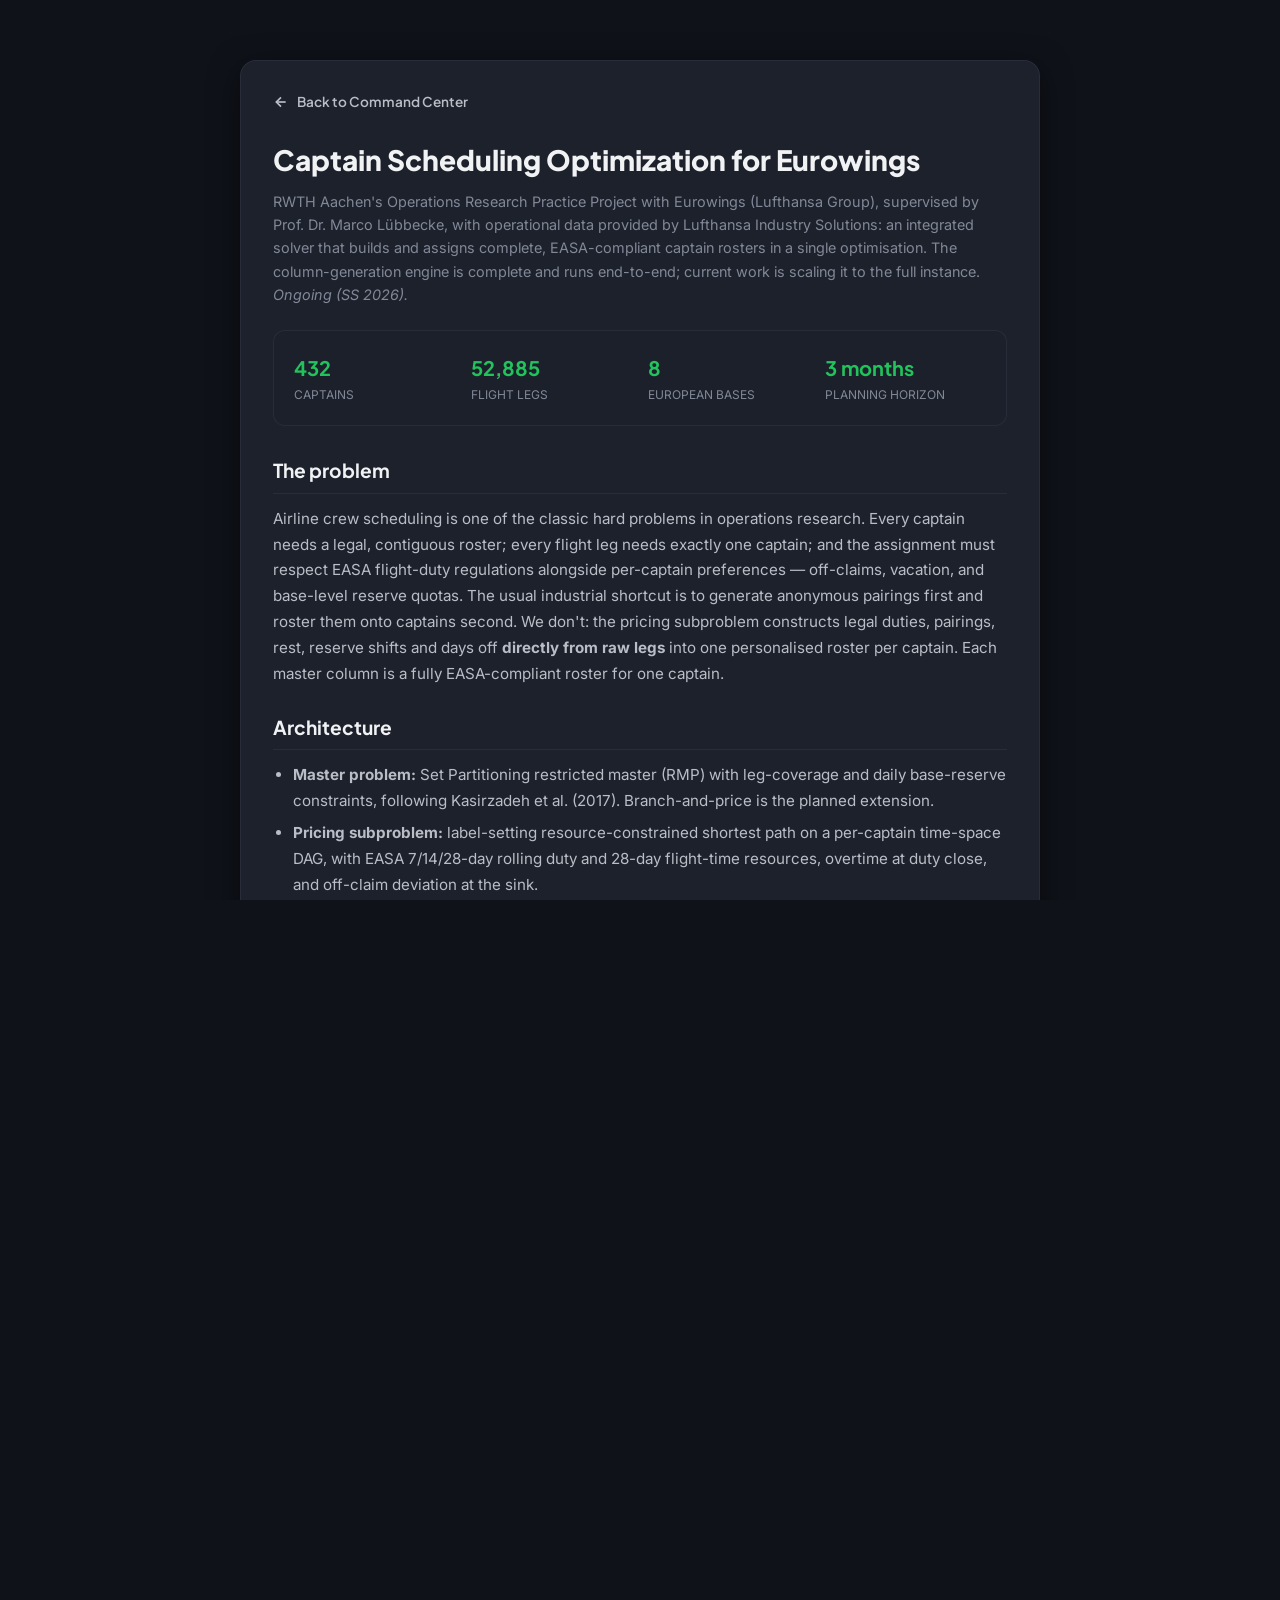
<file: projects/eurowings.html>
<!DOCTYPE html>
<html lang="en">
<head>
  <meta charset="UTF-8" />
  <meta name="viewport" content="width=device-width, initial-scale=1.0" />
  <title>Captain Scheduling Optimization for Eurowings — Harjasdeep Singh</title>
  <meta name="description" content="Integrated column-generation solver for the Eurowings captain scheduling problem: 432 captains, 52,885 flight legs, 8 European bases. Branch-and-price, SCIP, performance engineering." />
  <link rel="stylesheet" href="../assets/style.css" />
</head>
<body class="standalone-case-body" data-theme="dark" data-accent="emerald">

  <main class="standalone-case-container">
    <a class="standalone-back-btn" href="../index.html">
      <svg viewBox="0 0 24 24">
        <line x1="19" y1="12" x2="5" y2="12"/><polyline points="12 19 5 12 12 5"/>
      </svg>
      <span>Back to Command Center</span>
    </a>

    <div class="case-study-content">
      <h1>Captain Scheduling Optimization for Eurowings</h1>
      <p class="case-sub">
        RWTH Aachen's Operations Research Practice Project with Eurowings (Lufthansa Group),
        supervised by Prof. Dr. Marco Lübbecke, with operational data provided by Lufthansa Industry Solutions:
        an integrated solver that builds and assigns complete, EASA-compliant captain rosters
        in a single optimisation. The column-generation engine is complete and runs end-to-end;
        current work is scaling it to the full instance. <em>Ongoing (SS 2026).</em>
      </p>

      <div class="case-facts">
        <div class="fact">
          <b>432</b>
          <span>captains</span>
        </div>
        <div class="fact">
          <b>52,885</b>
          <span>flight legs</span>
        </div>
        <div class="fact">
          <b>8</b>
          <span>European bases</span>
        </div>
        <div class="fact">
          <b>3 months</b>
          <span>planning horizon</span>
        </div>
      </div>

      <h2>The problem</h2>
      <p>
        Airline crew scheduling is one of the classic hard problems in operations research.
        Every captain needs a legal, contiguous roster; every flight leg needs exactly one captain;
        and the assignment must respect EASA flight-duty regulations alongside per-captain
        preferences — off-claims, vacation, and base-level reserve quotas. The usual industrial
        shortcut is to generate anonymous pairings first and roster them onto captains second.
        We don't: the pricing subproblem constructs legal duties, pairings, rest, reserve shifts
        and days off <strong>directly from raw legs</strong> into one personalised roster per
        captain. Each master column is a fully EASA-compliant roster for one captain.
      </p>

      <h2>Architecture</h2>
      <ul>
        <li><strong>Master problem:</strong> Set Partitioning restricted master (RMP) with leg-coverage and daily base-reserve constraints, following Kasirzadeh et al. (2017). Branch-and-price is the planned extension.</li>
        <li><strong>Pricing subproblem:</strong> label-setting resource-constrained shortest path on a per-captain time-space DAG, with EASA 7/14/28-day rolling duty and 28-day flight-time resources, overtime at duty close, and off-claim deviation at the sink.</li>
        <li><strong>Solver:</strong> SCIP via PySCIPOpt, with a custom <code>Pricer</code> plugin registering negative-reduced-cost columns after each LP solve. Column generation with custom pricers is what SCIP is built for — Gurobi is kept only as a comparison benchmark.</li>
      </ul>

      <h2>Three design decisions worth telling</h2>
      <ul>
        <li><strong>Consecutive days off enforced by topology, not by a resource.</strong> The network emits home-base rest only as blocks of 2 or 3 days; since 2 and 3 additively generate every integer ≥ 2, any legal rest length is representable while a lone 1-day off is <em>structurally impossible</em>. No DP resource needed.</li>
        <li><strong>Non-separable penalties live at the sink.</strong> Off-claim deviation depends on a captain's total days off across the horizon, which breaks label dominance. We track it on labels but exclude it from dominance, charging the penalty once at the sink.</li>
        <li><strong>Nominal cost recovered from duality, not re-summed.</strong> The pricer returns reduced cost; true cost is recovered as <code>c = c_red + Σπ + μ + Σλ</code> across all three dual families, keeping column objectives consistent as duals move.</li>
      </ul>

      <h2>The scaling story: measure, then fix the thing that's actually slow</h2>
      <p>
        The engine converged on toy instances but hit a wall on a 25-captain, 1,797-leg slice:
        building <em>one</em> captain's DAG took ~8.3 s and produced ~37k arcs, and the DAG was
        rebuilt per captain, per iteration — roughly 200 seconds of pure graph construction
        per pricing round before the solver could even re-solve the LP.
      </p>
      <ul>
        <li><strong>Topology caching.</strong> A captain's DAG mixes two things that change on different clocks: the <em>shape</em> (decided by the flight schedule and EASA timing rules — identical in iteration 1 and 50) and the <em>arc costs</em> (fresh duals every round). The fix: build the captain-independent skeleton once per base, re-stamp only the dual-dependent costs each iteration, and turn hard absences into per-captain node masks instead of rebuilds. The ~200 s/round build wall disappeared.</li>
        <li><strong>Bounded, vectorised construction.</strong> Replaced an O(legs²) <code>iterrows</code> double loop with a per-airport, departure-time-sorted bisect index, and capped outstation-overnight fan-out to the earliest legal next departures. Measured on a 644-leg weekly instance: <strong>total arcs −72%</strong> (16.7k → 4.7k), outstation arcs −93%, build time under 0.1 s — with all tests green, so arc semantics are preserved.</li>
        <li><strong>Exact base-group pricing.</strong> Once duals are fixed, every captain of a base sees the same monetary arc costs; the captain-specific terms (availability dual, off-claim target) apply only at the sink and cannot change label dominance. So all absence-free captains share <em>one</em> pricing sweep, disaggregated per captain afterwards. Measured: <strong>70 → 27 sweeps per round, ~2.8× faster</strong> — and provably exact, pinned by a regression test asserting the converged LP is identical to per-captain pricing.</li>
        <li><strong>Well-posed instances as a correctness requirement.</strong> Early experiment slices sampled legs and captains independently, so demand wildly exceeded crew capacity — column generation burned hundreds of rounds chasing legs that were physically uncoverable. Built a per-base weekly instance generator that prints a demand/capacity verdict at generation time, so a converged LP is a genuine schedule rather than a slack-penalty artefact.</li>
      </ul>

      <div class="callout">
        <p>
          The recurring lesson: <strong>profile before optimising, and fix the multiplier,
          not the constant.</strong> Caching topology beat any solver tuning because it removed
          a cost paid captains × iterations times; base-group pricing then attacked the
          per-captain factor itself. Parallelising first would have meant more machines
          burning time on work that shouldn't be repeated at all.
        </p>
      </div>

      <h2>My role</h2>
      <p>
        Within a 7-person team I built the core engine — the RMP (<code>master_problem.py</code>),
        the time-space network builder (<code>network.py</code>), the label-setting pricer
        (<code>pricing.py</code>) and the SCIP pricer plugin — plus all four scaling levers above.
        I also own the data and tooling layer: the Python loader reconciling 12 heterogeneous CSVs
        (mixed delimiters, German date formats, dual time zones), a 17-page field-by-field data
        guide with ER diagrams for the team, and the GitHub Actions CI running
        <code>ruff</code> + <code>pytest</code> on every push.
      </p>
      <p style="font-style: italic; font-size: 0.85rem; color: var(--text-muted); margin-top: 12px;">
        Note: the underlying crew and schedule data is confidential to Lufthansa Industry
        Solutions, so the repository is private; the figures above are aggregate statistics
        cleared for sharing.
      </p>

      <h2>Tech stack</h2>
      <p style="display: flex; flex-wrap: wrap; gap: 8px; margin-top: 12px;">
        <span class="project-tag-chip">Python 3.11</span>
        <span class="project-tag-chip">SCIP (PySCIPOpt)</span>
        <span class="project-tag-chip">Column Generation</span>
        <span class="project-tag-chip">Branch-and-Price</span>
        <span class="project-tag-chip">Set Partitioning MIP</span>
        <span class="project-tag-chip">Label-setting RCSPP</span>
        <span class="project-tag-chip">pandas</span>
        <span class="project-tag-chip">NetworkX</span>
        <span class="project-tag-chip">pytest</span>
        <span class="project-tag-chip">GitHub Actions</span>
      </p>

      <div class="case-nav">
        <a href="../index.html">← All projects</a>
        <a href="assortment-mnl.html">Next: MNL Assortment Optimization →</a>
      </div>
    </div>
  </main>

</body>
</html>
</file>
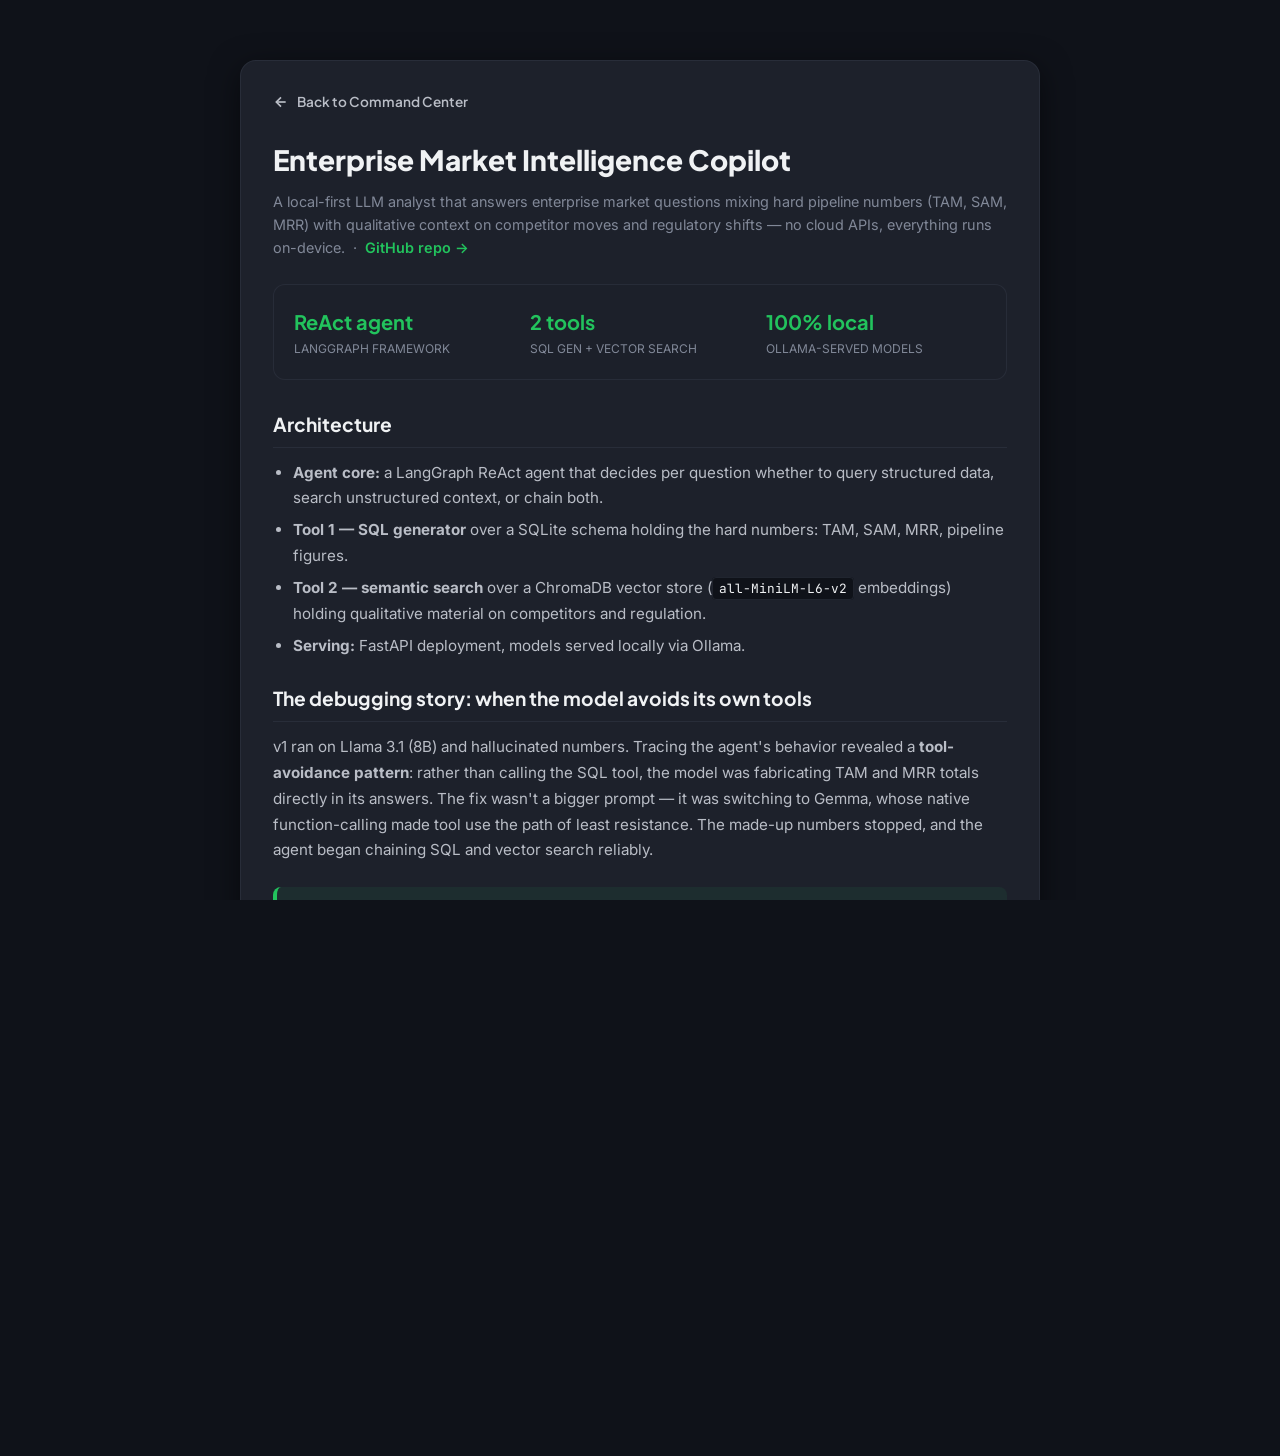
<file: projects/market-copilot.html>
<!DOCTYPE html>
<html lang="en">
<head>
  <meta charset="UTF-8" />
  <meta name="viewport" content="width=device-width, initial-scale=1.0" />
  <title>Enterprise Market Intelligence Copilot — Harjasdeep Singh</title>
  <meta name="description" content="Local-first LLM agent combining SQL generation and semantic search to answer enterprise market questions — LangGraph, Gemma, ChromaDB, FastAPI." />
  <link rel="stylesheet" href="../assets/style.css" />
</head>
<body class="standalone-case-body" data-theme="dark" data-accent="emerald">

  <main class="standalone-case-container">
    <a class="standalone-back-btn" href="../index.html">
      <svg viewBox="0 0 24 24">
        <line x1="19" y1="12" x2="5" y2="12"/><polyline points="12 19 5 12 12 5"/>
      </svg>
      <span>Back to Command Center</span>
    </a>

    <div class="case-study-content">
      <h1>Enterprise Market Intelligence Copilot</h1>
      <p class="case-sub">
        A local-first LLM analyst that answers enterprise market questions mixing hard pipeline
        numbers (TAM, SAM, MRR) with qualitative context on competitor moves and regulatory shifts —
        no cloud APIs, everything runs on-device.
        &nbsp;·&nbsp; <a href="https://github.com/HARDY1499/Enterprise-Market-Intelligence-Copilot-v2" target="_blank" rel="noopener">GitHub repo →</a>
      </p>

      <div class="case-facts">
        <div class="fact">
          <b>ReAct agent</b>
          <span>LangGraph framework</span>
        </div>
        <div class="fact">
          <b>2 tools</b>
          <span>SQL gen + vector search</span>
        </div>
        <div class="fact">
          <b>100% local</b>
          <span>Ollama-served models</span>
        </div>
      </div>

      <h2>Architecture</h2>
      <ul>
        <li><strong>Agent core:</strong> a LangGraph ReAct agent that decides per question whether to query structured data, search unstructured context, or chain both.</li>
        <li><strong>Tool 1 — SQL generator</strong> over a SQLite schema holding the hard numbers: TAM, SAM, MRR, pipeline figures.</li>
        <li><strong>Tool 2 — semantic search</strong> over a ChromaDB vector store (<code>all-MiniLM-L6-v2</code> embeddings) holding qualitative material on competitors and regulation.</li>
        <li><strong>Serving:</strong> FastAPI deployment, models served locally via Ollama.</li>
      </ul>

      <h2>The debugging story: when the model avoids its own tools</h2>
      <p>
        v1 ran on Llama 3.1 (8B) and hallucinated numbers. Tracing the agent's behavior revealed
        a <strong>tool-avoidance pattern</strong>: rather than calling the SQL tool, the model was
        fabricating TAM and MRR totals directly in its answers. The fix wasn't a bigger prompt —
        it was switching to Gemma, whose native function-calling made tool use the path of least
        resistance. The made-up numbers stopped, and the agent began chaining SQL and vector
        search reliably.
      </p>

      <div class="callout">
        <p>
          The lesson: LLM hallucination is often an <strong>interaction failure between model and
          scaffolding</strong>, not raw model weakness. Diagnosing it means reading traces, not
          just outputs.
        </p>
      </div>

      <h2>Making local-first actually reproducible</h2>
      <ul>
        <li>Diagnosed a Metal Performance Shaders (MPS) deadlock in the HuggingFace embedding pipeline on Apple Silicon and pinned embeddings to a CPU backend — fixing the hang and making the FastAPI deployment reproducible across machines.</li>
        <li>Moved prompt-level guardrails into the system structurally: the prebuilt ReAct node plus per-tool schema docstrings, rather than fragile instructions buried in a mega-prompt.</li>
      </ul>

      <h2>Tech stack</h2>
      <p style="display: flex; flex-wrap: wrap; gap: 8px; margin-top: 12px;">
        <span class="project-tag-chip">Python</span>
        <span class="project-tag-chip">LangGraph</span>
        <span class="project-tag-chip">Gemma / Llama 3.1</span>
        <span class="project-tag-chip">Ollama</span>
        <span class="project-tag-chip">ChromaDB</span>
        <span class="project-tag-chip">FastAPI</span>
        <span class="project-tag-chip">SQLite</span>
      </p>

      <div class="case-nav">
        <a href="berlin-stgnn.html">← Prev: Berlin Traffic ST-GNN</a>
        <a href="quizzler.html">Next: Quizzler →</a>
      </div>
    </div>
  </main>

</body>
</html>
</file>
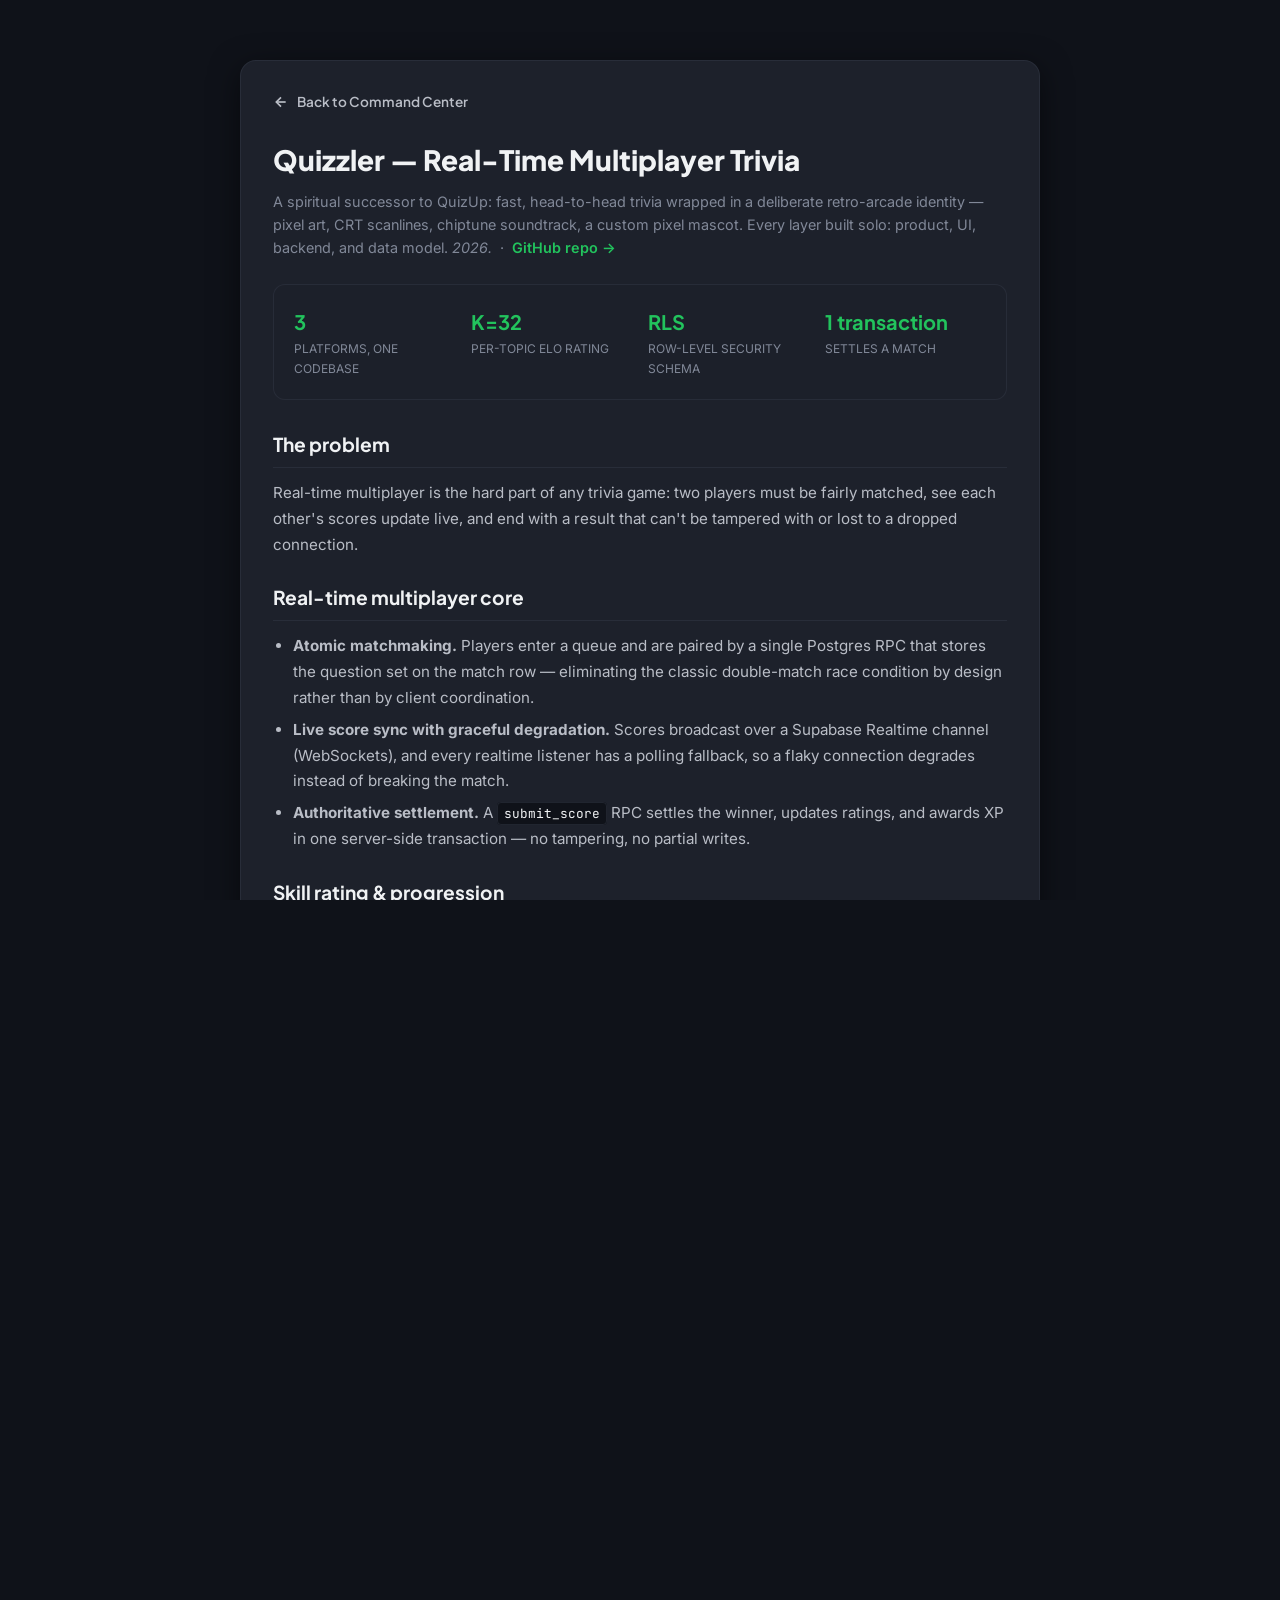
<file: projects/quizzler.html>
<!DOCTYPE html>
<html lang="en">
<head>
  <meta charset="UTF-8" />
  <meta name="viewport" content="width=device-width, initial-scale=1.0" />
  <title>Quizzler — Real-Time Multiplayer Trivia Game — Harjasdeep Singh</title>
  <meta name="description" content="Solo-built cross-platform real-time multiplayer trivia game: atomic Postgres matchmaking, WebSocket score sync, and per-topic ELO ratings settled transactionally server-side." />
  <link rel="stylesheet" href="../assets/style.css" />
</head>
<body class="standalone-case-body" data-theme="dark" data-accent="emerald">

  <main class="standalone-case-container">
    <a class="standalone-back-btn" href="../index.html">
      <svg viewBox="0 0 24 24">
        <line x1="19" y1="12" x2="5" y2="12"/><polyline points="12 19 5 12 12 5"/>
      </svg>
      <span>Back to Command Center</span>
    </a>

    <div class="case-study-content">
      <h1>Quizzler — Real-Time Multiplayer Trivia</h1>
      <p class="case-sub">
        A spiritual successor to QuizUp: fast, head-to-head trivia wrapped in a deliberate
        retro-arcade identity — pixel art, CRT scanlines, chiptune soundtrack, a custom pixel
        mascot. Every layer built solo: product, UI, backend, and data model. <em>2026.</em>
        &nbsp;·&nbsp; <a href="https://github.com/HARDY1499/quizzler" target="_blank" rel="noopener">GitHub repo →</a>
      </p>

      <div class="case-facts">
        <div class="fact">
          <b>3</b>
          <span>platforms, one codebase</span>
        </div>
        <div class="fact">
          <b>K=32</b>
          <span>per-topic ELO rating</span>
        </div>
        <div class="fact">
          <b>RLS</b>
          <span>row-level security schema</span>
        </div>
        <div class="fact">
          <b>1 transaction</b>
          <span>settles a match</span>
        </div>
      </div>

      <h2>The problem</h2>
      <p>
        Real-time multiplayer is the hard part of any trivia game: two players must be fairly
        matched, see each other's scores update live, and end with a result that can't be
        tampered with or lost to a dropped connection.
      </p>

      <h2>Real-time multiplayer core</h2>
      <ul>
        <li><strong>Atomic matchmaking.</strong> Players enter a queue and are paired by a single Postgres RPC that stores the question set on the match row — eliminating the classic double-match race condition by design rather than by client coordination.</li>
        <li><strong>Live score sync with graceful degradation.</strong> Scores broadcast over a Supabase Realtime channel (WebSockets), and every realtime listener has a polling fallback, so a flaky connection degrades instead of breaking the match.</li>
        <li><strong>Authoritative settlement.</strong> A <code>submit_score</code> RPC settles the winner, updates ratings, and awards XP in one server-side transaction — no tampering, no partial writes.</li>
      </ul>

      <h2>Skill rating &amp; progression</h2>
      <p>
        Each topic carries an independent ELO rating (K=32), so strength in history is tracked
        separately from sports. Scoring rewards both accuracy and speed (100 points plus a time
        bonus), and an XP system drives progression. Keeping the rating math server-side keeps
        it authoritative — the same transactional-integrity instinct that matters in any
        production data system.
      </p>

      <h2>Data &amp; content</h2>
      <p>
        A normalized Postgres schema with row-level security backs anonymous (username-only)
        auth. Content comes from both an external trivia API and a built-in quiz builder for
        user-generated questions. Every release is gated by a verification step: TypeScript
        compile plus web export must pass before anything ships.
      </p>

      <h2>Why it belongs next to the ML and OR work</h2>
      <p>
        The threads connect: ELO is an iteratively-updated skill estimate under uncertainty,
        the scoring system is incentive design, and every match emits structured outcome data
        ready for fairness, retention, or difficulty-calibration analysis. Engineering-led,
        but the decision-science instincts are the same.
      </p>

      <h2>Tech stack</h2>
      <p style="display: flex; flex-wrap: wrap; gap: 8px; margin-top: 12px;">
        <span class="project-tag-chip">React Native (Expo)</span>
        <span class="project-tag-chip">TypeScript</span>
        <span class="project-tag-chip">Supabase</span>
        <span class="project-tag-chip">PostgreSQL</span>
        <span class="project-tag-chip">Row-Level Security</span>
        <span class="project-tag-chip">WebSockets</span>
      </p>

      <div class="case-nav">
        <a href="market-copilot.html">← Prev: Market Intelligence Copilot</a>
        <a href="../index.html">All projects →</a>
      </div>
    </div>
  </main>

</body>
</html>
</file>
<file: assets/style.css>
@import url('https://fonts.googleapis.com/css2?family=Inter:wght@300;400;500;600;700&family=JetBrains+Mono:wght@400;500;600;700&family=Plus+Jakarta+Sans:wght@400;500;600;700;800&display=swap');

/* ============================================================
   DESIGN SYSTEM CONFIGURATION (HSL VARS)
   ============================================================ */

:root {
  /* Font Families */
  --font-heading: 'Plus Jakarta Sans', sans-serif;
  --font-body: 'Inter', sans-serif;
  --font-mono: 'JetBrains Mono', monospace;

  /* Accent Color presets (Default: Emerald Green) */
  --accent-h: 142;
  --accent-s: 70%;
  --accent-l: 45%;

  /* Theme: Dark Mode (Default) */
  --bg-base: hsl(222, 25%, 8%);
  --bg-surface: hsla(222, 20%, 14%, 0.6);
  --bg-surface-hover: hsla(222, 20%, 18%, 0.85);
  --bg-surface-solid: hsl(222, 20%, 14%);
  --border-color: hsla(222, 15%, 25%, 0.45);
  --border-color-hover: hsla(222, 15%, 45%, 0.65);
  --text-primary: hsl(220, 15%, 95%);
  --text-secondary: hsl(220, 10%, 75%);
  --text-muted: hsl(220, 10%, 55%);
  --shadow-sm: 0 2px 8px rgba(0, 0, 0, 0.4);
  --shadow-md: 0 8px 30px rgba(0, 0, 0, 0.5);
  
  --transition-speed: 0.2s;
  --radius-sm: 8px;
  --radius-md: 12px;
  --radius-lg: 16px;
}

/* Light Theme Override */
body[data-theme="light"] {
  --bg-base: hsl(210, 25%, 96%);
  --bg-surface: hsla(210, 20%, 100%, 0.8);
  --bg-surface-hover: hsla(210, 20%, 100%, 0.95);
  --bg-surface-solid: hsl(210, 20%, 100%);
  --border-color: hsla(210, 15%, 85%, 0.55);
  --border-color-hover: hsla(210, 15%, 70%, 0.8);
  --text-primary: hsl(222, 20%, 12%);
  --text-secondary: hsl(220, 12%, 35%);
  --text-muted: hsl(220, 8%, 55%);
  --shadow-sm: 0 2px 8px rgba(0, 0, 0, 0.05);
  --shadow-md: 0 8px 30px rgba(0, 0, 0, 0.08);
  --shadow-glow: 0 0 20px hsla(var(--accent-h), var(--accent-s), var(--accent-l), 0.15);
}

/* Accent Preset Overrides */
body[data-accent="indigo"] {
  --accent-h: 250;
  --accent-s: 85%;
  --accent-l: 65%;
}
body[data-theme="light"][data-accent="indigo"] {
  --accent-l: 58%;
}

body[data-accent="amber"] {
  --accent-h: 38;
  --accent-s: 92%;
  --accent-l: 50%;
}
body[data-theme="light"][data-accent="amber"] {
  --accent-l: 45%;
}

/* ============================================================
   GLOBAL & RESET STYLES
   ============================================================ */

* {
  box-sizing: border-box;
  margin: 0;
  padding: 0;
}

html, body {
  height: 100%;
  font-family: var(--font-body);
  background-color: var(--bg-base);
  color: var(--text-primary);
  overflow: hidden;
  transition: background-color 0.3s ease, color 0.3s ease;

  /* Accent Color Calculations */
  --accent: hsl(var(--accent-h), var(--accent-s), var(--accent-l));
  --accent-hover: hsl(var(--accent-h), var(--accent-s), calc(var(--accent-l) - 8%));
  --accent-glow: hsla(var(--accent-h), var(--accent-s), var(--accent-l), 0.15);
  --accent-badge: hsla(var(--accent-h), var(--accent-s), var(--accent-l), 0.08);
  --shadow-glow: 0 0 20px hsla(var(--accent-h), var(--accent-s), var(--accent-l), 0.25);
}

a {
  color: var(--accent);
  text-decoration: none;
  transition: color var(--transition-speed) ease;
}
a:hover {
  color: var(--accent-hover);
}

/* Custom Scrollbars */
::-webkit-scrollbar {
  width: 8px;
  height: 8px;
}
::-webkit-scrollbar-track {
  background: transparent;
}
::-webkit-scrollbar-thumb {
  background: var(--border-color);
  border-radius: 4px;
}
::-webkit-scrollbar-thumb:hover {
  background: var(--accent);
}

/* Utility Animations */
@keyframes fadeIn {
  from { opacity: 0; transform: translateY(10px); }
  to { opacity: 1; transform: translateY(0); }
}

@keyframes pulse {
  0% { transform: scale(0.95); opacity: 0.5; }
  50% { transform: scale(1.05); opacity: 0.8; }
  100% { transform: scale(0.95); opacity: 0.5; }
}

/* ============================================================
   LAYOUT GRID: SIDEBAR + MAIN WORKSPACE
   ============================================================ */

.app-container {
  display: grid;
  grid-template-columns: 280px 1fr;
  height: 100vh;
  width: 100vw;
  position: relative;
  overflow: hidden;
}

/* Collapse mobile layout */
@media (max-width: 850px) {
  .app-container {
    grid-template-columns: 1fr;
    grid-template-rows: 1fr;
    height: 100vh;
    height: 100dvh;
  }
}

/* ============================================================
   SIDEBAR LAYOUT
   ============================================================ */

.sidebar {
  background-color: var(--bg-surface-solid);
  border-right: 1px solid var(--border-color);
  display: flex;
  flex-direction: column;
  height: 100%;
  padding: 24px;
  z-index: 10;
  overflow-y: auto;
}

.profile-card {
  display: flex;
  flex-direction: column;
  align-items: center;
  text-align: center;
  margin-bottom: 32px;
  padding-bottom: 24px;
  border-bottom: 1px solid var(--border-color);
}

.profile-img-container {
  position: relative;
  width: 100px;
  height: 100px;
  margin-bottom: 16px;
  flex-shrink: 0;
}

.profile-img {
  width: 100%;
  height: 100%;
  border-radius: 50%;
  object-fit: cover;
  border: 3px solid var(--accent);
  box-shadow: var(--shadow-glow);
  transition: transform 0.3s ease;
}
.profile-img-container:hover .profile-img {
  transform: scale(1.05);
}

.profile-status-dot {
  position: absolute;
  bottom: 4px;
  right: 4px;
  width: 14px;
  height: 14px;
  border-radius: 50%;
  background-color: hsl(142, 76%, 45%);
  border: 2px solid var(--bg-surface-solid);
  box-shadow: 0 0 10px rgba(0,255,0,0.5);
}

.profile-name {
  font-family: var(--font-heading);
  font-weight: 700;
  font-size: 1.15rem;
  color: var(--text-primary);
  margin-bottom: 4px;
}

.profile-title {
  font-size: 0.8rem;
  color: var(--text-secondary);
  font-family: var(--font-mono);
  margin-bottom: 12px;
}

.profile-location {
  display: flex;
  align-items: center;
  gap: 6px;
  font-size: 0.8rem;
  color: var(--text-muted);
}

/* Sidebar Nav */
.sidebar-nav {
  display: flex;
  flex-direction: column;
  gap: 8px;
  flex-grow: 1;
}

.nav-btn {
  display: flex;
  align-items: center;
  gap: 12px;
  padding: 12px 16px;
  border: 1px solid transparent;
  background: transparent;
  color: var(--text-secondary);
  border-radius: var(--radius-sm);
  cursor: pointer;
  font-family: var(--font-heading);
  font-weight: 600;
  font-size: 0.9rem;
  text-align: left;
  transition: all var(--transition-speed) ease;
  width: 100%;
}

.nav-btn svg {
  width: 18px;
  height: 18px;
  fill: none;
  stroke: currentColor;
  stroke-width: 2;
  transition: stroke var(--transition-speed) ease;
}

.nav-btn:hover {
  background-color: var(--bg-surface-hover);
  color: var(--accent);
}

.nav-btn.active {
  background-color: var(--accent-glow);
  color: var(--accent);
  border-color: var(--accent-badge);
}

/* Sidebar System Widget */
.sidebar-system-widget {
  margin-top: 24px;
  padding: 12px 16px;
  background-color: var(--bg-surface);
  border: 1px solid var(--border-color);
  border-radius: var(--radius-sm);
  font-size: 0.75rem;
}

.sys-widget-row {
  display: flex;
  justify-content: space-between;
  margin-bottom: 4px;
  color: var(--text-muted);
  font-family: var(--font-mono);
}
.sys-widget-row:last-child {
  margin-bottom: 0;
}

.sys-widget-row strong {
  color: var(--text-secondary);
}

.sys-heartbeat {
  display: inline-block;
  width: 8px;
  height: 8px;
  border-radius: 50%;
  background-color: var(--accent);
  margin-right: 4px;
  animation: pulse 1.5s infinite;
}

/* Mobile Sidebar/Header Styles */
@media (max-width: 850px) {
  .sidebar {
    position: fixed;
    top: 0;
    left: 0;
    bottom: 0;
    width: min(280px, 80dvw);
    height: 100vh;
    transform: translateX(-100%);
    transition: transform 0.3s cubic-bezier(0.16, 1, 0.3, 1);
    background-color: var(--bg-surface-solid);
    border-right: 1px solid var(--border-color);
    z-index: 1000;
    display: flex;
    flex-direction: column;
    padding: 48px 24px 24px 24px;
  }
  .sidebar.open {
    transform: translateX(0);
    box-shadow: 10px 0 30px rgba(0, 0, 0, 0.3);
  }
  .sidebar-close-btn {
    display: flex;
    position: absolute;
    top: 16px;
    right: 16px;
    background: transparent;
    border: none;
    color: var(--text-secondary);
    cursor: pointer;
    padding: 8px;
    align-items: center;
    justify-content: center;
    transition: color var(--transition-speed) ease;
  }
  .sidebar-close-btn:hover {
    color: var(--accent);
  }
  .sidebar-close-btn svg {
    width: 20px;
    height: 20px;
  }
  .mobile-menu-toggle-btn {
    display: none !important;
  }
  .sidebar-backdrop {
    display: block;
    position: fixed;
    top: 0;
    left: 0;
    right: 0;
    bottom: 0;
    background-color: rgba(0, 0, 0, 0.5);
    backdrop-filter: blur(2px);
    -webkit-backdrop-filter: blur(2px);
    z-index: 999;
    opacity: 0;
    pointer-events: none;
    transition: opacity 0.3s ease;
  }
  .sidebar-backdrop.open {
    opacity: 1;
    pointer-events: auto;
  }
}

/* ============================================================
   MAIN WORKSPACE AREA
   ============================================================ */

.main-content {
  display: grid;
  grid-template-rows: auto 1fr auto;
  height: 100%;
  overflow: hidden;
  position: relative;
  background-color: var(--bg-base);
}

/* Top App Header */
.app-header {
  display: flex;
  justify-content: space-between;
  align-items: center;
  padding: 16px 32px;
  border-bottom: 1px solid var(--border-color);
  background-color: var(--bg-surface-solid);
}

.header-welcome h1 {
  font-family: var(--font-heading);
  font-weight: 700;
  font-size: 1.25rem;
  color: var(--text-primary);
}

.header-welcome p {
  font-size: 0.8rem;
  color: var(--text-muted);
}

.header-controls {
  display: flex;
  align-items: center;
  gap: 16px;
}

/* Accent Selection circles */
.accent-selector {
  display: flex;
  gap: 8px;
}

.accent-dot {
  width: 16px;
  height: 16px;
  border-radius: 50%;
  border: 2px solid transparent;
  cursor: pointer;
  transition: transform 0.2s ease;
}
.accent-dot:hover {
  transform: scale(1.15);
}
.accent-dot.emerald { background-color: hsl(142, 70%, 45%); }
.accent-dot.indigo { background-color: hsl(250, 85%, 65%); }
.accent-dot.amber { background-color: hsl(38, 92%, 50%); }

.accent-dot.active {
  border-color: var(--text-primary);
  transform: scale(1.1);
}

.mobile-menu-toggle-btn {
  display: none !important;
}

.mobile-controls-toggle-btn {
  display: none !important;
}

.header-profile {
  display: none;
}

.bottom-nav {
  display: none;
}

.sidebar-close-btn {
  display: none;
}

.sidebar-backdrop {
  display: none;
}

/* Icon Buttons */
.icon-btn {
  background: var(--bg-surface);
  border: 1px solid var(--border-color);
  color: var(--text-secondary);
  width: 36px;
  height: 36px;
  border-radius: var(--radius-sm);
  cursor: pointer;
  display: flex;
  align-items: center;
  justify-content: center;
  transition: all var(--transition-speed) ease;
}

.icon-btn svg {
  width: 18px;
  height: 18px;
  fill: none;
  stroke: currentColor;
  stroke-width: 2;
}

.icon-btn:hover {
  border-color: var(--accent);
  color: var(--accent);
  box-shadow: 0 0 10px var(--accent-glow);
}

@media (max-width: 850px) {
  .app-header {
    padding: 12px 16px;
  }
  
  .header-welcome {
    display: none;
  }

  .header-profile {
    display: flex;
    align-items: center;
    gap: 10px;
    min-width: 0;
  }

  .header-profile-img-container {
    position: relative;
    width: 38px;
    height: 38px;
    flex-shrink: 0;
  }

  .header-profile-img {
    width: 100%;
    height: 100%;
    border-radius: 50%;
    object-fit: cover;
    border: 2px solid var(--accent);
    box-shadow: var(--shadow-glow);
  }

  .header-profile-img-container .profile-status-dot {
    position: absolute;
    bottom: -1px;
    right: -1px;
    width: 11px;
    height: 11px;
    border-radius: 50%;
    background-color: hsl(142, 76%, 45%);
    border: 2px solid var(--bg-surface-solid);
    box-shadow: 0 0 6px rgba(0,255,0,0.5);
  }

  .header-profile-text {
    display: flex;
    flex-direction: column;
    min-width: 0;
  }

  .header-profile-name {
    font-family: var(--font-heading);
    font-weight: 700;
    font-size: 0.95rem;
    color: var(--text-primary);
    white-space: nowrap;
    overflow: hidden;
    text-overflow: ellipsis;
    line-height: 1.2;
  }

  .header-profile-location {
    display: flex;
    align-items: center;
    gap: 4px;
    font-size: 0.75rem;
    color: var(--text-muted);
  }

  .mobile-controls-toggle-btn {
    display: flex !important;
  }

  .mobile-controls-toggle-btn.active {
    border-color: var(--accent);
    color: var(--accent);
    background-color: var(--accent-glow);
  }

  .header-controls {
    position: absolute;
    top: calc(100% + 8px);
    right: 16px;
    background-color: var(--bg-surface-solid);
    border: 1px solid var(--border-color);
    border-radius: var(--radius-md);
    padding: 8px 12px;
    display: flex;
    flex-direction: row;
    gap: 12px;
    align-items: center;
    z-index: 1001;
    box-shadow: var(--shadow-md);
    backdrop-filter: blur(12px);
    -webkit-backdrop-filter: blur(12px);
    
    /* Collapsed state anim overrides */
    opacity: 0;
    transform: translateY(-8px);
    pointer-events: none;
    transition: opacity 0.25s cubic-bezier(0.16, 1, 0.3, 1), transform 0.25s cubic-bezier(0.16, 1, 0.3, 1);
  }

  .header-controls.open {
    opacity: 1;
    transform: translateY(0);
    pointer-events: auto;
  }

  .main-content {
    grid-template-rows: auto 1fr auto auto; /* Header, Viewport, Console, Bottom Nav */
  }

  .bottom-nav {
    display: flex;
    justify-content: space-around;
    align-items: center;
    background-color: var(--bg-surface-solid);
    border-top: 1px solid var(--border-color);
    height: calc(60px + env(safe-area-inset-bottom, 0px));
    padding: 4px 8px calc(4px + env(safe-area-inset-bottom, 0px)) 8px;
    z-index: 1000;
    box-shadow: 0 -4px 20px rgba(0, 0, 0, 0.25);
    backdrop-filter: blur(12px);
    -webkit-backdrop-filter: blur(12px);
  }

  .bottom-nav-btn {
    display: flex;
    flex-direction: column;
    align-items: center;
    justify-content: center;
    background: transparent;
    border: none;
    color: var(--text-secondary);
    gap: 4px;
    font-size: 0.75rem;
    font-family: var(--font-heading);
    font-weight: 500;
    cursor: pointer;
    transition: all var(--transition-speed) ease;
    flex: 1;
    height: 100%;
    padding: 0;
  }

  .bottom-nav-btn svg {
    width: 20px;
    height: 20px;
    fill: none;
    stroke: currentColor;
    stroke-width: 2;
    transition: stroke var(--transition-speed) ease, transform 0.2s ease;
  }

  .bottom-nav-btn:hover {
    color: var(--accent);
  }
  
  .bottom-nav-btn:hover svg {
    transform: translateY(-1px);
  }

  .bottom-nav-btn.active {
    color: var(--accent);
    font-weight: 600;
  }

  .bottom-nav-btn.active svg {
    stroke: var(--accent);
    filter: drop-shadow(0 0 4px var(--accent-glow));
  }
}

/* Panel Containers */
.panel-viewport {
  padding: 32px;
  overflow-y: auto;
  height: 100%;
}

@media (max-width: 850px) {
  .panel-viewport {
    padding: 16px;
  }
}

.panel-view {
  display: none;
  animation: fadeIn 0.35s ease forwards;
}

.panel-view.active {
  display: block;
}

/* ============================================================
   OVERVIEW PANEL STYLING
   ============================================================ */

/* Analytics Cards Grid */
.analytics-grid {
  display: grid;
  grid-template-columns: repeat(auto-fit, minmax(200px, 1fr));
  gap: 20px;
  margin-bottom: 32px;
}

.stat-card {
  background-color: var(--bg-surface);
  border: 1px solid var(--border-color);
  border-radius: var(--radius-md);
  padding: 24px;
  position: relative;
  overflow: hidden;
  transition: border-color var(--transition-speed) ease, transform 0.2s ease;
}

.stat-card:hover {
  border-color: var(--accent);
  transform: translateY(-2px);
}

.stat-card::before {
  content: '';
  position: absolute;
  top: 0;
  left: 0;
  width: 4px;
  height: 100%;
  background-color: var(--accent);
  opacity: 0.7;
}

.stat-label {
  font-size: 0.8rem;
  color: var(--text-muted);
  font-weight: 500;
  text-transform: uppercase;
  letter-spacing: 0.05em;
  margin-bottom: 8px;
}

.stat-value {
  font-family: var(--font-heading);
  font-weight: 800;
  font-size: 2rem;
  color: var(--text-primary);
  line-height: 1.1;
  margin-bottom: 4px;
}

.stat-desc {
  font-size: 0.75rem;
  color: var(--text-secondary);
}

/* Dashboard Cards Styles */
.dashboard-card {
  background-color: var(--bg-surface);
  border: 1px solid var(--border-color);
  border-radius: var(--radius-md);
  padding: 28px;
  margin-bottom: 24px;
  backdrop-filter: blur(12px);
  -webkit-backdrop-filter: blur(12px);
  transition: border-color var(--transition-speed) ease;
}

.dashboard-card:hover {
  border-color: var(--border-color-hover);
}

.dashboard-card-title {
  font-family: var(--font-heading);
  font-weight: 700;
  font-size: 1.15rem;
  color: var(--text-primary);
  margin-bottom: 20px;
  display: flex;
  align-items: center;
  gap: 8px;
}

.dashboard-card-title svg {
  width: 20px;
  height: 20px;
  stroke: var(--accent);
  fill: none;
  stroke-width: 2;
}

.bio-text {
  font-size: 0.95rem;
  line-height: 1.7;
  color: var(--text-secondary);
}

.bio-text strong {
  color: var(--text-primary);
  font-weight: 600;
}

.objective-alert {
  background: linear-gradient(90deg, var(--accent-badge) 0%, transparent 100%);
  border: 1px solid var(--accent-glow);
  border-radius: var(--radius-md);
  padding: 20px 24px;
  margin-bottom: 32px;
  display: flex;
  align-items: center;
  justify-content: space-between;
  gap: 16px;
}

.alert-content h3 {
  font-family: var(--font-heading);
  font-weight: 700;
  font-size: 1rem;
  color: var(--accent);
  margin-bottom: 4px;
}

.alert-content p {
  font-size: 0.85rem;
  color: var(--text-secondary);
}

.alert-badge {
  background-color: var(--accent);
  color: var(--bg-base);
  font-family: var(--font-mono);
  font-size: 0.75rem;
  font-weight: 700;
  padding: 6px 12px;
  border-radius: 50px;
  text-transform: uppercase;
  white-space: nowrap;
}

@media (max-width: 600px) {
  .objective-alert {
    flex-direction: column;
    align-items: flex-start;
  }
}

/* ============================================================
   PROJECTS EXPLORER PANEL STYLING
   ============================================================ */

.search-filter-bar {
  display: grid;
  grid-template-columns: 320px 1fr;
  gap: 16px;
  margin-bottom: 24px;
  align-items: center;
}

@media (max-width: 768px) {
  .search-filter-bar {
    grid-template-columns: 1fr;
  }
}

.search-input-wrapper {
  position: relative;
  width: 100%;
}

.search-input {
  width: 100%;
  background-color: var(--bg-surface);
  border: 1px solid var(--border-color);
  padding: 10px 16px 10px 40px;
  border-radius: var(--radius-sm);
  color: var(--text-primary);
  font-family: var(--font-body);
  font-size: 0.9rem;
  transition: all var(--transition-speed) ease;
}

.search-input:focus {
  outline: none;
  border-color: var(--accent);
  box-shadow: 0 0 0 3px var(--accent-glow);
}

.search-icon {
  position: absolute;
  left: 14px;
  top: 50%;
  transform: translateY(-50%);
  width: 16px;
  height: 16px;
  stroke: var(--text-muted);
  fill: none;
  stroke-width: 2;
  pointer-events: none;
}

.filter-chips {
  display: flex;
  gap: 8px;
  flex-wrap: wrap;
}

.filter-chip {
  background-color: var(--bg-surface);
  border: 1px solid var(--border-color);
  padding: 6px 12px;
  border-radius: 50px;
  font-size: 0.8rem;
  font-family: var(--font-heading);
  font-weight: 500;
  color: var(--text-secondary);
  cursor: pointer;
  transition: all var(--transition-speed) ease;
}

.filter-chip:hover {
  border-color: var(--border-color-hover);
  color: var(--text-primary);
}

.filter-chip.active {
  background-color: var(--accent);
  color: var(--bg-base);
  border-color: var(--accent);
  font-weight: 600;
}

/* Project Dashboard Cards */
.project-card-grid {
  display: grid;
  grid-template-columns: repeat(auto-fit, minmax(320px, 1fr));
  gap: 24px;
}

.dashboard-project-card {
  background-color: var(--bg-surface);
  border: 1px solid var(--border-color);
  border-radius: var(--radius-md);
  padding: 24px;
  display: flex;
  flex-direction: column;
  height: 100%;
  cursor: pointer;
  transition: all 0.3s cubic-bezier(0.16, 1, 0.3, 1);
  position: relative;
}

.dashboard-project-card:hover {
  transform: translateY(-4px);
  border-color: var(--accent);
  box-shadow: var(--shadow-md), 0 4px 20px hsla(var(--accent-h), var(--accent-s), var(--accent-l), 0.08);
}

.project-card-header {
  display: flex;
  justify-content: space-between;
  align-items: flex-start;
  margin-bottom: 12px;
  gap: 12px;
}

.project-card-title {
  font-family: var(--font-heading);
  font-weight: 700;
  font-size: 1.05rem;
  color: var(--text-primary);
  line-height: 1.3;
}

.project-status-badge {
  font-size: 0.7rem;
  font-family: var(--font-mono);
  font-weight: 600;
  padding: 3px 8px;
  border-radius: 4px;
  background-color: var(--accent-badge);
  color: var(--accent);
  border: 1px solid var(--accent-glow);
  white-space: nowrap;
}

.project-card-headline {
  font-size: 0.85rem;
  line-height: 1.6;
  color: var(--text-secondary);
  margin-bottom: 20px;
  flex-grow: 1;
}

/* Card metrics dashboard row */
.project-card-metrics {
  display: grid;
  grid-template-columns: repeat(3, 1fr);
  gap: 8px;
  background-color: hsla(222, 20%, 8%, 0.4);
  border: 1px solid var(--border-color);
  border-radius: var(--radius-sm);
  padding: 10px;
  margin-bottom: 20px;
}
body[data-theme="light"] .project-card-metrics {
  background-color: hsla(210, 20%, 90%, 0.3);
}

.project-metric-item {
  display: flex;
  flex-direction: column;
  align-items: center;
  text-align: center;
}

.project-metric-value {
  font-family: var(--font-heading);
  font-weight: 700;
  font-size: 1rem;
  color: var(--accent);
}

.project-metric-label {
  font-size: 0.65rem;
  color: var(--text-muted);
  text-transform: uppercase;
}

.project-card-tags {
  display: flex;
  flex-wrap: wrap;
  gap: 6px;
  margin-bottom: 16px;
}

.project-tag-chip {
  font-family: var(--font-mono);
  font-size: 0.7rem;
  padding: 3px 8px;
  border-radius: 4px;
  background-color: var(--bg-base);
  border: 1px solid var(--border-color);
  color: var(--text-secondary);
}

.project-card-footer {
  display: flex;
  justify-content: space-between;
  align-items: center;
  border-top: 1px solid var(--border-color);
  padding-top: 14px;
  margin-top: auto;
}

.project-action-link {
  font-size: 0.8rem;
  font-family: var(--font-heading);
  font-weight: 600;
  color: var(--accent);
  display: flex;
  align-items: center;
  gap: 6px;
}

.project-action-link svg {
  width: 14px;
  height: 14px;
  stroke: currentColor;
  fill: none;
  stroke-width: 2.5;
  transition: transform 0.2s ease;
}
.dashboard-project-card:hover .project-action-link svg {
  transform: translateX(4px);
}

.project-repo-link {
  color: var(--text-muted);
  display: flex;
  align-items: center;
  justify-content: center;
  width: 28px;
  height: 28px;
  border-radius: 50%;
  transition: all var(--transition-speed) ease;
}
.project-repo-link:hover {
  background-color: var(--border-color);
  color: var(--text-primary);
}

.project-repo-link svg {
  width: 16px;
  height: 16px;
  fill: currentColor;
}

/* Dynamic Interactive SVG Optimization/ML chart */
.chart-widget {
  margin-top: 32px;
}

/* ---- Conway's Game of Life (ambient placeholder) ---- */
.life-stage {
  position: relative;
  background-color: hsla(222, 20%, 8%, 0.4);
  border: 1px solid var(--border-color);
  border-radius: var(--radius-md);
  padding: 12px;
  overflow: hidden;
}
body[data-theme="light"] .life-stage {
  background-color: hsla(210, 20%, 90%, 0.3);
}

#game-of-life {
  display: block;
  width: 100%;
  height: 180px;
  border-radius: var(--radius-sm);
  cursor: crosshair;
}

.life-readout {
  position: absolute;
  bottom: 16px;
  right: 18px;
  display: flex;
  gap: 14px;
  font-family: var(--font-mono);
  font-size: 0.72rem;
  color: var(--text-muted);
  pointer-events: none;
  text-shadow: 0 1px 3px hsla(222, 30%, 5%, 0.8);
}

/* ============================================================
   EXPERIENCE TIMELINE STYLING
   ============================================================ */

.timeline-container {
  position: relative;
  padding-left: 32px;
  margin-top: 16px;
}

.timeline-container::before {
  content: '';
  position: absolute;
  left: 7px;
  top: 4px;
  bottom: 0;
  width: 2px;
  background-color: var(--border-color);
}

.timeline-item {
  position: relative;
  padding-bottom: 40px;
}

.timeline-item:last-child {
  padding-bottom: 8px;
}

.timeline-dot {
  position: absolute;
  left: -32px;
  top: 4px;
  width: 16px;
  height: 16px;
  border-radius: 50%;
  background-color: var(--bg-base);
  border: 3px solid var(--accent);
  box-shadow: 0 0 0 4px var(--accent-glow);
  z-index: 2;
  transition: background-color 0.2s ease;
}

.timeline-item:hover .timeline-dot {
  background-color: var(--accent);
}

.timeline-header {
  display: flex;
  justify-content: space-between;
  align-items: baseline;
  gap: 16px;
  margin-bottom: 8px;
  flex-wrap: wrap;
}

.timeline-company {
  font-family: var(--font-heading);
  font-weight: 700;
  font-size: 1.1rem;
  color: var(--text-primary);
}

.timeline-date {
  font-family: var(--font-mono);
  font-size: 0.8rem;
  color: var(--text-muted);
  background-color: var(--bg-surface);
  border: 1px solid var(--border-color);
  padding: 4px 10px;
  border-radius: 50px;
}

.timeline-role {
  font-size: 0.9rem;
  font-family: var(--font-heading);
  font-weight: 600;
  color: var(--accent);
  margin-bottom: 12px;
}

.timeline-content {
  font-size: 0.9rem;
  color: var(--text-secondary);
  line-height: 1.6;
}

.timeline-content ul {
  list-style: none;
}

.timeline-content li {
  position: relative;
  padding-left: 18px;
  margin-bottom: 8px;
}

.timeline-content li::before {
  content: "↳";
  position: absolute;
  left: 0;
  top: 0;
  color: var(--accent);
  font-weight: bold;
}

/* ============================================================
   SKILLS MATRIX STYLING
   ============================================================ */

.skills-matrix-grid {
  display: grid;
  grid-template-columns: repeat(auto-fit, minmax(280px, 1fr));
  gap: 24px;
}

.skill-matrix-card {
  background-color: var(--bg-surface);
  border: 1px solid var(--border-color);
  border-radius: var(--radius-md);
  padding: 24px;
  transition: border-color var(--transition-speed) ease;
}

.skill-matrix-card:hover {
  border-color: var(--accent);
}

.skill-matrix-title {
  font-family: var(--font-heading);
  font-weight: 700;
  font-size: 1rem;
  color: var(--text-primary);
  margin-bottom: 18px;
  border-bottom: 1px solid var(--border-color);
  padding-bottom: 8px;
  display: flex;
  align-items: center;
  gap: 8px;
}

.skill-matrix-title svg {
  width: 18px;
  height: 18px;
  stroke: var(--accent);
  fill: none;
  stroke-width: 2;
}

.skill-item {
  margin-bottom: 14px;
}
.skill-item:last-child {
  margin-bottom: 0;
}

.skill-info {
  display: flex;
  justify-content: space-between;
  font-size: 0.85rem;
  margin-bottom: 6px;
  font-family: var(--font-heading);
  font-weight: 500;
}

.skill-name {
  color: var(--text-secondary);
}

.skill-level {
  color: var(--accent);
  font-family: var(--font-mono);
  font-size: 0.75rem;
}

.skill-progress-bg {
  height: 6px;
  background-color: var(--bg-base);
  border-radius: 10px;
  overflow: hidden;
  border: 1px solid var(--border-color);
}

.skill-progress-bar {
  height: 100%;
  border-radius: 10px;
  background-color: var(--accent);
  transition: width 0.8s cubic-bezier(0.16, 1, 0.3, 1);
  box-shadow: 0 0 8px hsla(var(--accent-h), var(--accent-s), var(--accent-l), 0.5);
}

/* ============================================================
   CONTACT PORTAL & TERMINAL PANEL STYLING
   ============================================================ */

.contact-layout {
  display: grid;
  grid-template-columns: 1fr 1fr;
  gap: 32px;
}

@media (max-width: 768px) {
  .contact-layout {
    grid-template-columns: 1fr;
  }
}

.contact-form {
  display: flex;
  flex-direction: column;
  gap: 16px;
}

.form-group {
  display: flex;
  flex-direction: column;
  gap: 6px;
}

.form-group label {
  font-size: 0.8rem;
  font-family: var(--font-heading);
  font-weight: 600;
  color: var(--text-secondary);
}

.form-input, .form-textarea {
  width: 100%;
  background-color: var(--bg-surface);
  border: 1px solid var(--border-color);
  padding: 12px 16px;
  border-radius: var(--radius-sm);
  color: var(--text-primary);
  font-family: var(--font-body);
  font-size: 0.9rem;
  transition: all var(--transition-speed) ease;
}

.form-input:focus, .form-textarea:focus {
  outline: none;
  border-color: var(--accent);
  box-shadow: 0 0 0 3px var(--accent-glow);
}

.form-textarea {
  resize: vertical;
  min-height: 120px;
}

.btn-submit {
  align-self: flex-start;
  background-color: var(--accent);
  color: var(--bg-base);
  border: 1px solid var(--accent);
  padding: 12px 24px;
  border-radius: var(--radius-sm);
  font-family: var(--font-heading);
  font-weight: 700;
  font-size: 0.9rem;
  cursor: pointer;
  display: inline-flex;
  align-items: center;
  gap: 8px;
  transition: all var(--transition-speed) ease;
  box-shadow: 0 4px 12px hsla(var(--accent-h), var(--accent-s), var(--accent-l), 0.2);
}

.btn-submit:hover {
  background-color: var(--accent-hover);
  border-color: var(--accent-hover);
  transform: translateY(-1px);
  box-shadow: 0 6px 16px hsla(var(--accent-h), var(--accent-s), var(--accent-l), 0.3);
}

.btn-submit svg {
  width: 16px;
  height: 16px;
  stroke: currentColor;
  fill: none;
  stroke-width: 2.5;
}

/* Dynamic Interactive Terminal widget */
.terminal-widget {
  background-color: hsl(222, 25%, 6%);
  border: 1px solid var(--border-color);
  border-radius: var(--radius-md);
  display: flex;
  flex-direction: column;
  height: 320px;
  overflow: hidden;
  box-shadow: var(--shadow-md);
}

.terminal-header {
  background-color: hsl(222, 25%, 10%);
  border-bottom: 1px solid var(--border-color);
  padding: 8px 16px;
  display: flex;
  align-items: center;
  justify-content: space-between;
}

.terminal-dots {
  display: flex;
  gap: 6px;
}

.terminal-dot-node {
  width: 10px;
  height: 10px;
  border-radius: 50%;
}
.terminal-dot-node.red { background-color: hsl(0, 80%, 60%); }
.terminal-dot-node.yellow { background-color: hsl(40, 85%, 60%); }
.terminal-dot-node.green { background-color: hsl(120, 75%, 45%); }

.terminal-title {
  font-family: var(--font-mono);
  font-size: 0.7rem;
  color: var(--text-muted);
}

.terminal-body {
  padding: 16px;
  overflow-y: auto;
  flex-grow: 1;
  font-family: var(--font-mono);
  font-size: 0.8rem;
  color: var(--text-secondary);
  line-height: 1.5;
  display: flex;
  flex-direction: column;
  gap: 8px;
}

.terminal-line {
  word-break: break-all;
}

.terminal-line.success {
  color: var(--accent);
}

.terminal-line.system {
  color: hsl(200, 85%, 65%);
}

.terminal-input-row {
  display: flex;
  align-items: center;
  gap: 8px;
  border-top: 1px solid var(--border-color);
  padding: 8px 16px;
  background-color: hsl(222, 25%, 8%);
}

.terminal-prompt {
  color: var(--accent);
  font-family: var(--font-mono);
  font-weight: 700;
  font-size: 0.85rem;
}

.terminal-input {
  background: transparent;
  border: none;
  color: var(--text-primary);
  font-family: var(--font-mono);
  font-size: 0.85rem;
  flex-grow: 1;
}
.terminal-input:focus {
  outline: none;
}

/* ============================================================
   SYSTEM CONSOLE DRAWER (FOOTER LOG)
   ============================================================ */

.console-drawer {
  background-color: hsl(222, 25%, 6%);
  border-top: 1px solid var(--border-color);
  display: grid;
  grid-template-rows: auto 1fr;
  height: 140px;
  overflow: hidden;
  transition: height 0.3s cubic-bezier(0.16, 1, 0.3, 1);
  z-index: 100;
  position: relative;
}

.console-drawer.minimized {
  height: 36px;
}

.console-title-bar {
  background-color: hsl(222, 25%, 10%);
  border-bottom: 1px solid var(--border-color);
  padding: 8px 32px;
  display: flex;
  justify-content: space-between;
  align-items: center;
  cursor: pointer;
  user-select: none;
}

@media (max-width: 850px) {
  .console-title-bar {
    padding: 8px 16px;
  }
}

.console-title-left {
  display: flex;
  align-items: center;
  gap: 8px;
  font-family: var(--font-mono);
  font-size: 0.75rem;
  font-weight: 600;
  color: var(--accent);
}

.console-chevron {
  width: 12px;
  height: 12px;
  stroke: currentColor;
  fill: none;
  stroke-width: 2.5;
  transition: transform 0.3s ease;
}
.console-drawer.minimized .console-chevron {
  transform: rotate(180deg);
}

.console-log-viewport {
  padding: 12px 32px;
  overflow-y: auto;
  font-family: var(--font-mono);
  font-size: 0.75rem;
  color: var(--text-secondary);
  display: flex;
  flex-direction: column;
  gap: 4px;
}

@media (max-width: 850px) {
  .console-log-viewport {
    padding: 12px 16px;
  }
}

.log-entry {
  display: flex;
  gap: 8px;
}

.log-timestamp {
  color: var(--text-muted);
  flex-shrink: 0;
}

.log-tag {
  color: hsl(200, 85%, 65%);
  font-weight: 600;
  flex-shrink: 0;
}
.log-tag.sys { color: hsl(280, 80%, 75%); }
.log-tag.data { color: hsl(40, 85%, 60%); }
.log-tag.action { color: var(--accent); }

/* ============================================================
   ACCESSIBLE DIALOG / SLIDE-OVER DETAIL CONTAINER
   ============================================================ */

dialog.case-study-slideover {
  border: none;
  background-color: var(--bg-surface-solid);
  width: 700px;
  max-width: 90vw;
  height: 100vh;
  position: fixed;
  top: 0;
  right: 0;
  left: auto;
  margin: 0;
  display: flex;
  flex-direction: column;
  box-shadow: -10px 0 40px rgba(0, 0, 0, 0.4);
  transform: translateX(100%);
  transition: transform 0.35s cubic-bezier(0.16, 1, 0.3, 1), display 0.35s allow-discrete, overlay 0.35s allow-discrete;
}

dialog.case-study-slideover[open] {
  transform: translateX(0);
}

@starting-style {
  dialog.case-study-slideover[open] {
    transform: translateX(100%);
  }
}

dialog.case-study-slideover::backdrop {
  background-color: rgba(0, 0, 0, 0.5);
  backdrop-filter: blur(4px);
  -webkit-backdrop-filter: blur(4px);
  opacity: 0;
  transition: opacity 0.35s ease;
}

dialog.case-study-slideover[open]::backdrop {
  opacity: 1;
}

@starting-style {
  dialog.case-study-slideover[open]::backdrop {
    opacity: 0;
  }
}

.slideover-header {
  padding: 24px 32px;
  border-bottom: 1px solid var(--border-color);
  display: flex;
  align-items: center;
  justify-content: space-between;
  background-color: var(--bg-surface-solid);
}

.slideover-close-btn {
  background: var(--bg-surface);
  border: 1px solid var(--border-color);
  color: var(--text-secondary);
  border-radius: var(--radius-sm);
  padding: 8px 12px;
  cursor: pointer;
  font-family: var(--font-heading);
  font-weight: 600;
  font-size: 0.8rem;
  display: flex;
  align-items: center;
  gap: 8px;
  transition: all var(--transition-speed) ease;
}

.slideover-close-btn svg {
  width: 14px;
  height: 14px;
  stroke: currentColor;
  fill: none;
  stroke-width: 2.5;
}

.slideover-close-btn:hover {
  border-color: var(--accent);
  color: var(--accent);
  box-shadow: 0 0 10px var(--accent-glow);
}

.slideover-body {
  padding: 32px;
  overflow-y: auto;
  flex-grow: 1;
}

/* Style injected case study contents nicely */
.case-study-content {
  font-family: var(--font-body);
  font-size: 0.95rem;
  line-height: 1.7;
  color: var(--text-secondary);
}

.case-study-content h1 {
  font-family: var(--font-heading);
  font-weight: 800;
  font-size: 1.75rem;
  color: var(--text-primary);
  line-height: 1.3;
  margin-bottom: 12px;
  margin-top: 8px;
}

.case-study-content .case-sub {
  font-size: 0.9rem;
  color: var(--text-muted);
  margin-bottom: 24px;
  line-height: 1.6;
}

.case-study-content .case-sub a {
  color: var(--accent);
  font-weight: 600;
}

.case-study-content .case-facts {
  display: grid;
  grid-template-columns: repeat(auto-fit, minmax(130px, 1fr));
  gap: 16px;
  background-color: var(--bg-surface);
  border: 1px solid var(--border-color);
  border-radius: var(--radius-md);
  padding: 20px;
  margin-bottom: 28px;
}

.case-study-content .fact {
  display: flex;
  flex-direction: column;
}

.case-study-content .fact b {
  font-family: var(--font-heading);
  font-weight: 700;
  font-size: 1.25rem;
  color: var(--accent);
}

.case-study-content .fact span {
  font-size: 0.75rem;
  color: var(--text-muted);
  text-transform: uppercase;
}

.case-study-content h2 {
  font-family: var(--font-heading);
  font-weight: 700;
  font-size: 1.2rem;
  color: var(--text-primary);
  margin-top: 24px;
  margin-bottom: 12px;
  border-bottom: 1px solid var(--border-color);
  padding-bottom: 6px;
}

.case-study-content p {
  margin-bottom: 16px;
}

.case-study-content ul {
  margin-left: 20px;
  margin-bottom: 16px;
}

.case-study-content li {
  margin-bottom: 6px;
}

.case-study-content code {
  font-family: var(--font-mono);
  font-size: 0.8rem;
  background-color: var(--bg-base);
  border: 1px solid var(--border-color);
  padding: 2px 6px;
  border-radius: 4px;
  color: var(--text-primary);
}

.case-study-content .callout {
  background-color: var(--accent-badge);
  border-left: 4px solid var(--accent);
  padding: 16px 20px;
  border-radius: var(--radius-sm);
  margin: 24px 0;
}

.case-study-content .callout p {
  margin-bottom: 0;
}

.case-study-content .case-nav {
  display: flex;
  justify-content: space-between;
  margin-top: 36px;
  padding-top: 18px;
  border-top: 1px solid var(--border-color);
}

.case-study-content .case-nav a {
  font-family: var(--font-heading);
  font-weight: 600;
  font-size: 0.85rem;
  color: var(--accent);
}

/* ============================================================
   FALLBACK / STYLING COMPATIBILITY FOR STANDALONE CASE STUDY PAGES
   ============================================================ */

.standalone-case-body {
  background-color: var(--bg-base);
  font-family: var(--font-body);
  color: var(--text-primary);
  overflow-y: auto;
  height: 100vh;
}

.standalone-case-container {
  max-width: 800px;
  margin: 60px auto;
  padding: 32px;
  background-color: var(--bg-surface-solid);
  border: 1px solid var(--border-color);
  border-radius: var(--radius-lg);
  box-shadow: var(--shadow-md);
}

@media (max-width: 850px) {
  .standalone-case-container {
    margin: 20px 16px;
    padding: 20px;
  }
}

.standalone-back-btn {
  display: inline-flex;
  align-items: center;
  gap: 8px;
  font-family: var(--font-heading);
  font-weight: 600;
  font-size: 0.85rem;
  margin-bottom: 24px;
  color: var(--text-secondary);
  transition: color var(--transition-speed) ease;
}

.standalone-back-btn:hover {
  color: var(--accent);
}

.standalone-back-btn svg {
  width: 16px;
  height: 16px;
  stroke: currentColor;
  fill: none;
  stroke-width: 2.5;
}
</file>
